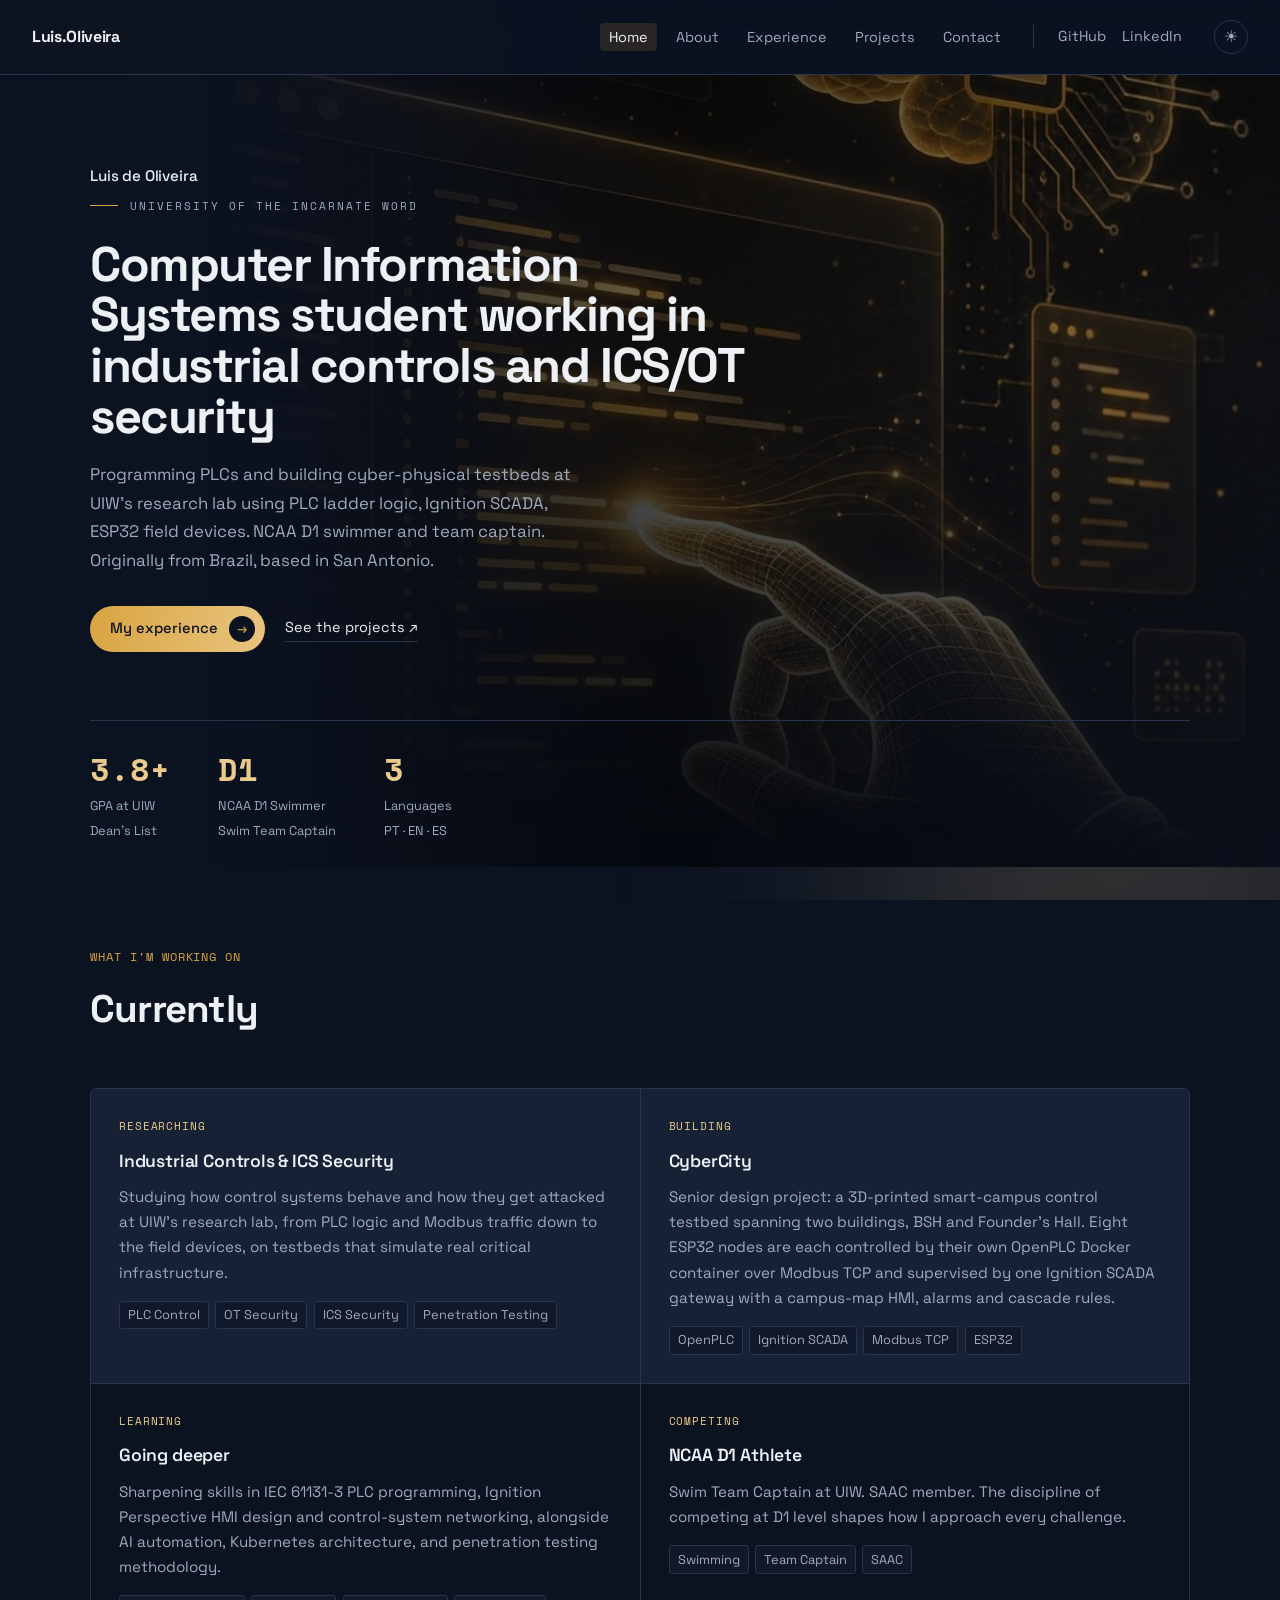
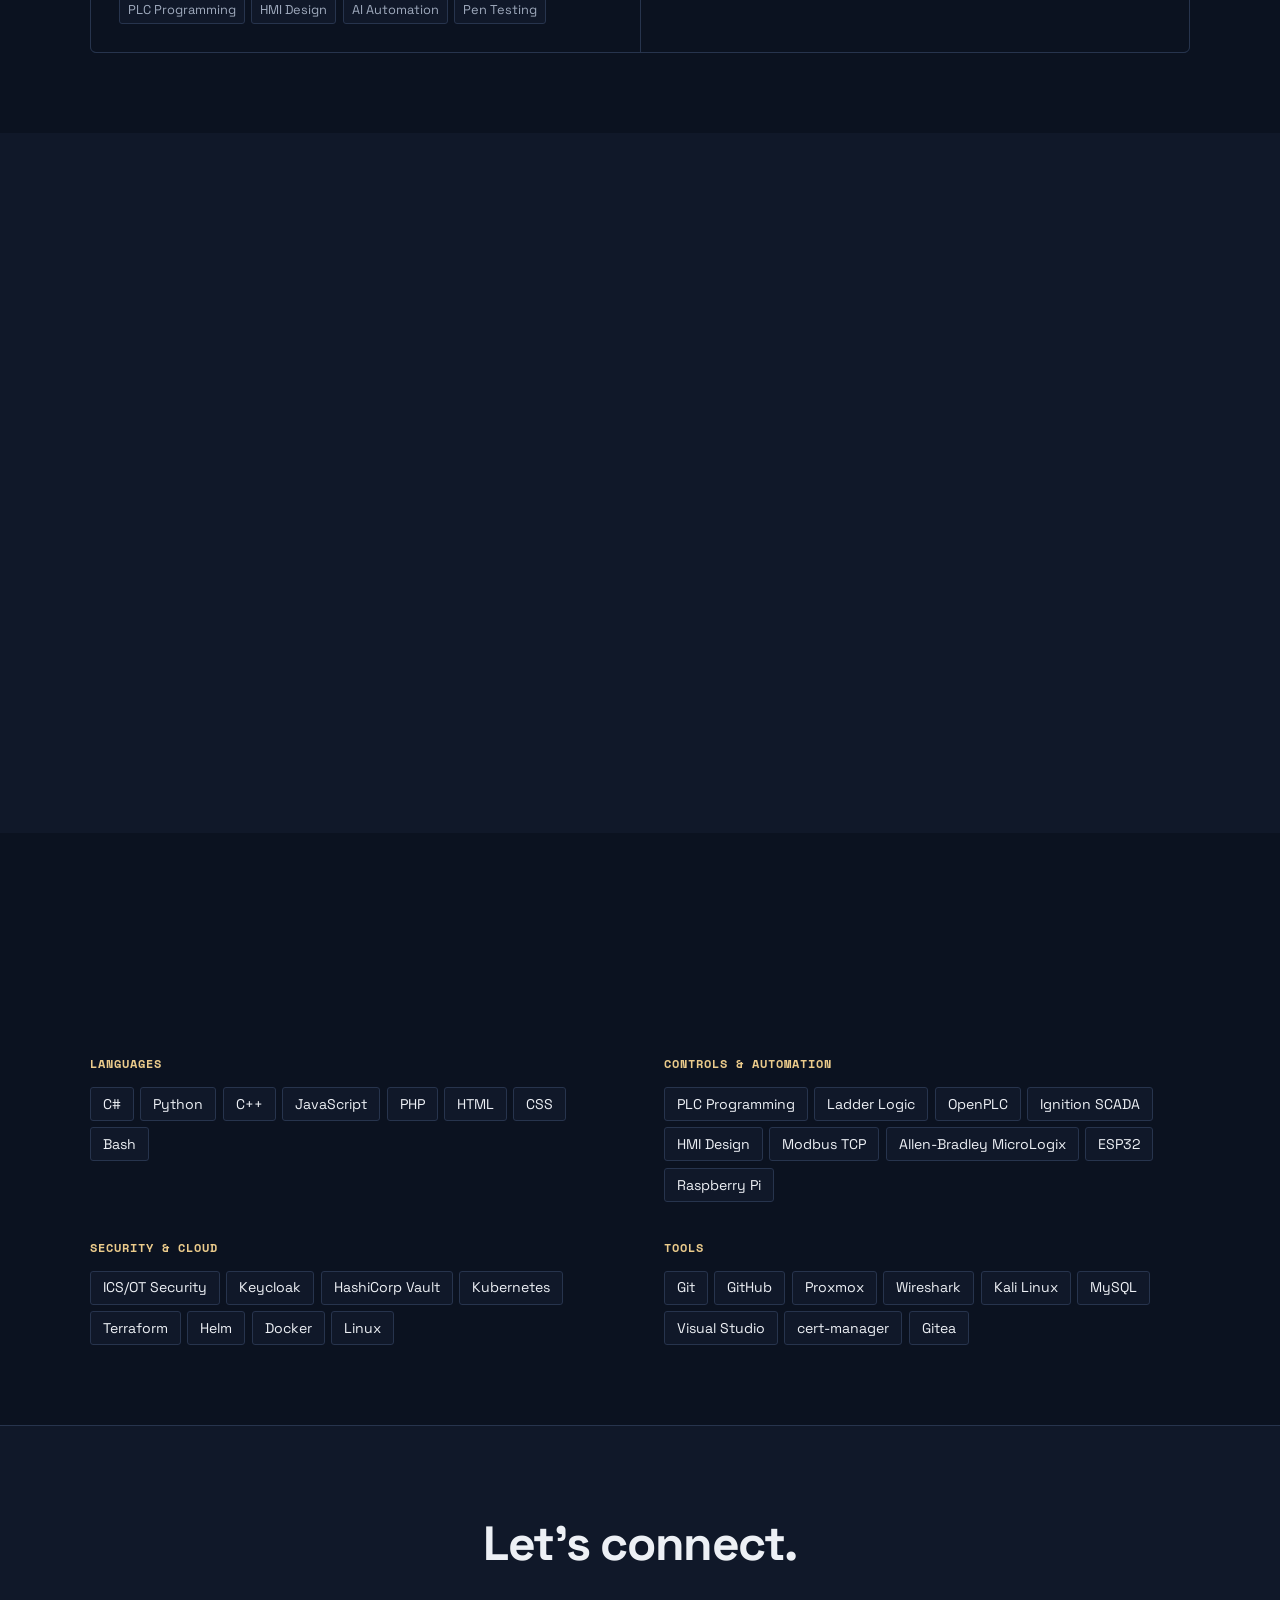
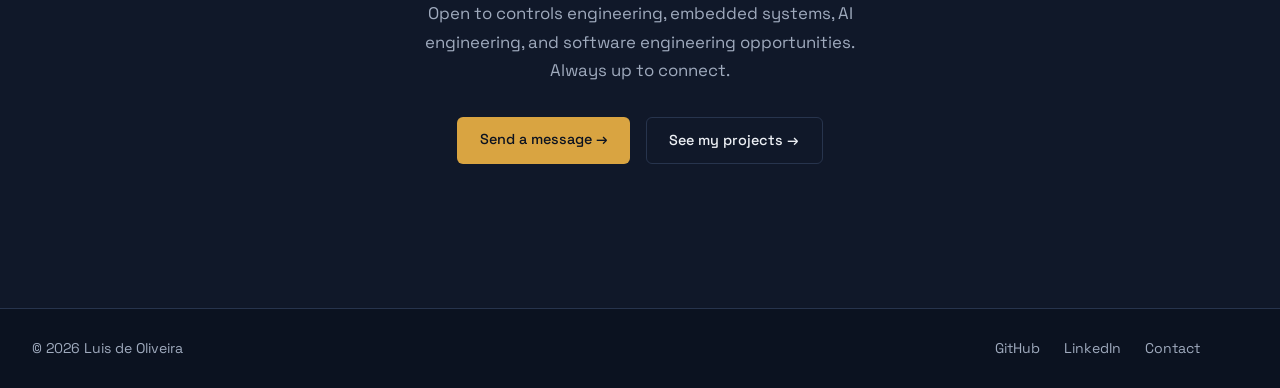
<file: index.html>
<!DOCTYPE html>
<html lang="en">
<head>
  <meta charset="UTF-8" />
  <meta name="viewport" content="width=device-width, initial-scale=1.0" />
  <meta name="description" content="Luis de Oliveira — industrial controls and ICS/OT security researcher at UIW. PLC programming, SCADA/HMI, Modbus TCP. NCAA D1 swimmer." />
  <link rel="canonical" href="https://www.lfoliveira.com/" />
  <meta property="og:type" content="website" />
  <meta property="og:title" content="Luis de Oliveira" />
  <meta property="og:description" content="Luis de Oliveira — industrial controls and ICS/OT security researcher at UIW. PLC programming, SCADA/HMI, Modbus TCP. NCAA D1 swimmer." />
  <meta property="og:url" content="https://www.lfoliveira.com/" />
  <meta property="og:image" content="https://www.lfoliveira.com/assets/images/hero-bg.jpg" />
  <meta name="twitter:card" content="summary_large_image" />
  <title>Luis de Oliveira</title>
  <link rel="preconnect" href="https://fonts.googleapis.com">
  <link rel="preconnect" href="https://fonts.gstatic.com" crossorigin>
  <link href="https://fonts.googleapis.com/css2?family=Space+Grotesk:wght@300;400;500;700&family=Space+Mono:wght@400;700&display=swap" rel="stylesheet">
  <link rel="stylesheet" href="styles/main.css" />
  <link rel="icon" href="assets/icons/favicon.ico" sizes="any">
  <link rel="icon" type="image/png" sizes="32x32" href="assets/icons/favicon-32x32.png">
  <link rel="icon" type="image/png" sizes="16x16" href="assets/icons/favicon-16x16.png">
  <link rel="apple-touch-icon" href="assets/icons/apple-touch-icon.png">
  <link rel="icon" type="image/png" sizes="192x192" href="assets/icons/android-chrome-192x192.png">
</head>
<body>

  <nav class="nav" data-nav></nav>

  <!-- Hero -->
  <section class="hero hero--feature">
    <img class="hero__photo" src="assets/images/hero-bg.jpg" alt="" aria-hidden="true"
         width="1200" height="1500" fetchpriority="high" decoding="async" />
    <div class="hero__scrim" aria-hidden="true"></div>

    <div class="hero__inner">
      <div class="hero__copy">
        <p class="hero__name">Luis de Oliveira</p>
        <p class="hero__eyebrow">University of the Incarnate Word</p>
        <h1 class="hero__headline">Computer Information Systems student working in industrial controls and ICS/OT security</h1>
        <p class="hero__lede">Programming PLCs and building cyber-physical testbeds at UIW's research lab using PLC ladder logic, Ignition SCADA, ESP32 field devices. NCAA D1 swimmer and team captain. Originally from Brazil, based in San Antonio.</p>
        <div class="hero__actions">
          <a href="pages/experience.html" class="hero__pill">My experience <span class="hero__pill-arrow" aria-hidden="true">&rarr;</span></a>
          <a href="pages/projects.html" class="hero__textlink">See the projects &#8599;</a>
        </div>
      </div>
    </div>

    <div class="hero__stats">
      <div class="stat">
        <span class="stat__num">3.8+</span>
        <span class="stat__label">GPA at UIW<br>Dean's List</span>
      </div>
      <div class="stat">
        <span class="stat__num">D1</span>
        <span class="stat__label">NCAA D1 Swimmer<br>Swim Team Captain</span>
      </div>
      <div class="stat">
        <span class="stat__num">3</span>
        <span class="stat__label">Languages<br>PT · EN · ES</span>
      </div>
    </div>
  </section>

  <!-- Currently -->
  <section class="section">
    <div class="section__inner">
      <p class="section__eyebrow">What I'm working on</p>
      <h2 class="section__title shape-blur-wrap">
        Currently
        <span class="shape-blur" aria-hidden="true"></span>
      </h2>
      <div class="current__grid">
        <div class="current__item current__item--active">
          <span class="current__status">Researching</span>
          <h3>Industrial Controls & ICS Security</h3>
          <p>Studying how control systems behave and how they get attacked at UIW's research lab, from PLC logic and Modbus traffic down to the field devices, on testbeds that simulate real critical infrastructure.</p>
          <div class="current__tags">
            <span>PLC Control</span><span>OT Security</span><span>ICS Security</span><span>Penetration Testing</span>
          </div>
        </div>
        <div class="current__item current__item--active">
          <span class="current__status">Building</span>
          <h3>CyberCity</h3>
          <p>Senior design project: a 3D-printed smart-campus control testbed spanning two buildings, BSH and Founder's Hall. Eight ESP32 nodes are each controlled by their own OpenPLC Docker container over Modbus TCP and supervised by one Ignition SCADA gateway with a campus-map HMI, alarms and cascade rules.</p>
          <div class="current__tags">
            <span>OpenPLC</span><span>Ignition SCADA</span><span>Modbus TCP</span><span>ESP32</span>
          </div>
        </div>
        <div class="current__item">
          <span class="current__status">Learning</span>
          <h3>Going deeper</h3>
          <p>Sharpening skills in IEC 61131-3 PLC programming, Ignition Perspective HMI design and control-system networking, alongside AI automation, Kubernetes architecture, and penetration testing methodology.</p>
          <div class="current__tags">
            <span>PLC Programming</span><span>HMI Design</span><span>AI Automation</span><span>Pen Testing</span>
          </div>
        </div>
        <div class="current__item">
          <span class="current__status">Competing</span>
          <h3>NCAA D1 Athlete</h3>
          <p>Swim Team Captain at UIW. SAAC member. The discipline of competing at D1 level shapes how I approach every challenge.</p>
          <div class="current__tags">
            <span>Swimming</span><span>Team Captain</span><span>SAAC</span>
          </div>
        </div>
      </div>
    </div>
  </section>

  <!-- Where I'm from — interactive globe (js/globe.js) -->
  <section class="section section--alt">
    <div class="section__inner globe-section" data-globe>
      <div class="globe-section__canvas">
        <canvas aria-label="Interactive globe showing Brazil and San Antonio, Texas, United States" role="img"></canvas>
      </div>
    </div>
  </section>

  <!-- Skills snapshot -->
  <section class="section">
    <div class="section__inner">
      <p class="section__eyebrow">What I work with</p>
      <h2 class="section__title">Skills</h2>
      <div class="skills__grid">
        <div class="skill__group">
          <h4>Languages</h4>
          <div class="current__tags skill__tags"><span>C#</span><span>Python</span><span>C++</span><span>JavaScript</span><span>PHP</span><span>HTML</span><span>CSS</span><span>Bash</span></div>
        </div>
        <div class="skill__group">
          <h4>Controls & Automation</h4>
          <div class="current__tags skill__tags"><span>PLC Programming</span><span>Ladder Logic</span><span>OpenPLC</span><span>Ignition SCADA</span><span>HMI Design</span><span>Modbus TCP</span><span>Allen-Bradley MicroLogix</span><span>ESP32</span><span>Raspberry Pi</span></div>
        </div>
        <div class="skill__group">
          <h4>Security & Cloud</h4>
          <div class="current__tags skill__tags"><span>ICS/OT Security</span><span>Keycloak</span><span>HashiCorp Vault</span><span>Kubernetes</span><span>Terraform</span><span>Helm</span><span>Docker</span><span>Linux</span></div>
        </div>
        <div class="skill__group">
          <h4>Tools</h4>
          <div class="current__tags skill__tags"><span>Git</span><span>GitHub</span><span>Proxmox</span><span>Wireshark</span><span>Kali Linux</span><span>MySQL</span><span>Visual Studio</span><span>cert-manager</span><span>Gitea</span></div>
        </div>
      </div>
    </div>
  </section>

  <!-- CTA -->
  <section class="section section--cta">
    <div class="section__inner section__inner--center">
      <h2>Let's connect.</h2>
      <p>Open to controls engineering, embedded systems, AI engineering, and software engineering opportunities. Always up to connect.</p>
      <div class="hero__cta">
        <a href="pages/contact.html" class="btn btn--primary">Send a message →</a>
        <a href="pages/projects.html" class="btn btn--ghost">See my projects →</a>
      </div>
    </div>
  </section>

  <footer class="footer" data-footer></footer>

  <script src="js/partials.js"></script>
  <script>
    renderNav('', 'index.html');
    renderFooter();
  </script>
  <script src="js/main.js"></script>
  <script src="js/globe.js"></script>
</body>
</html>
</file>
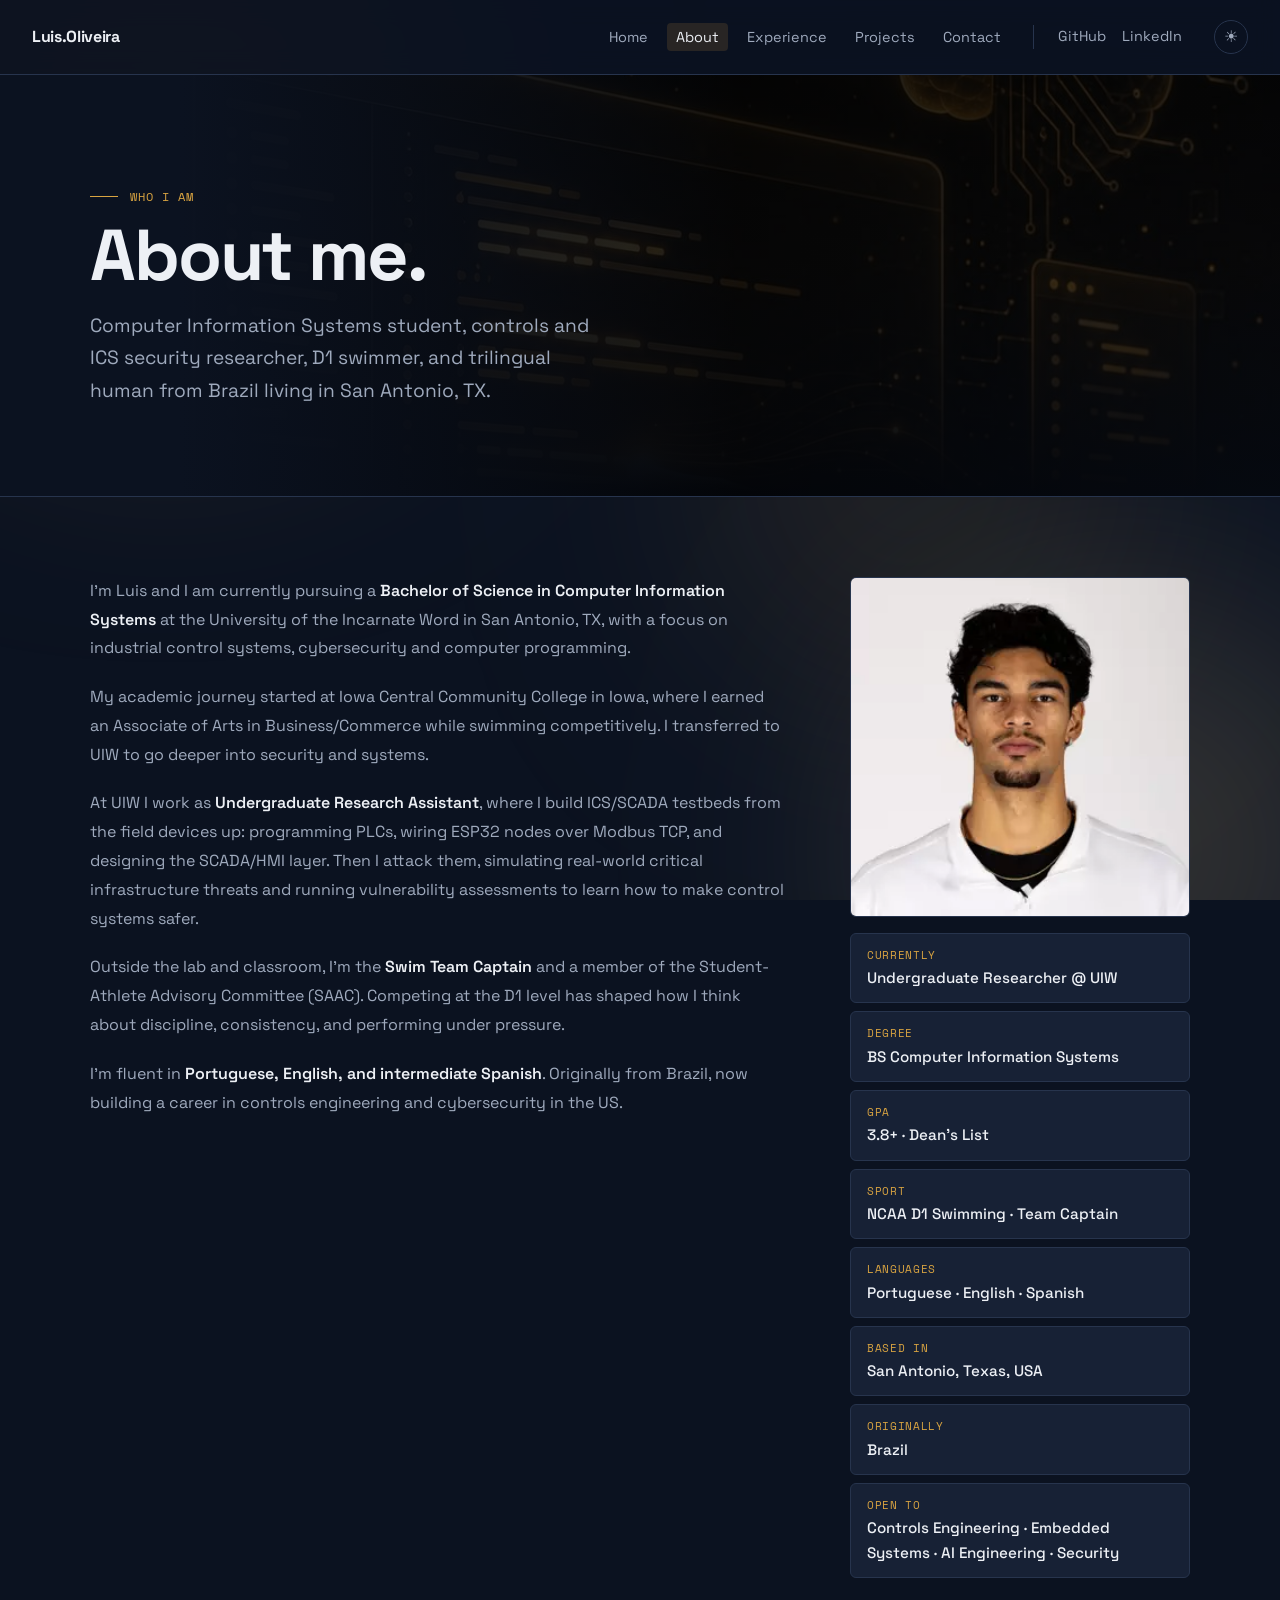
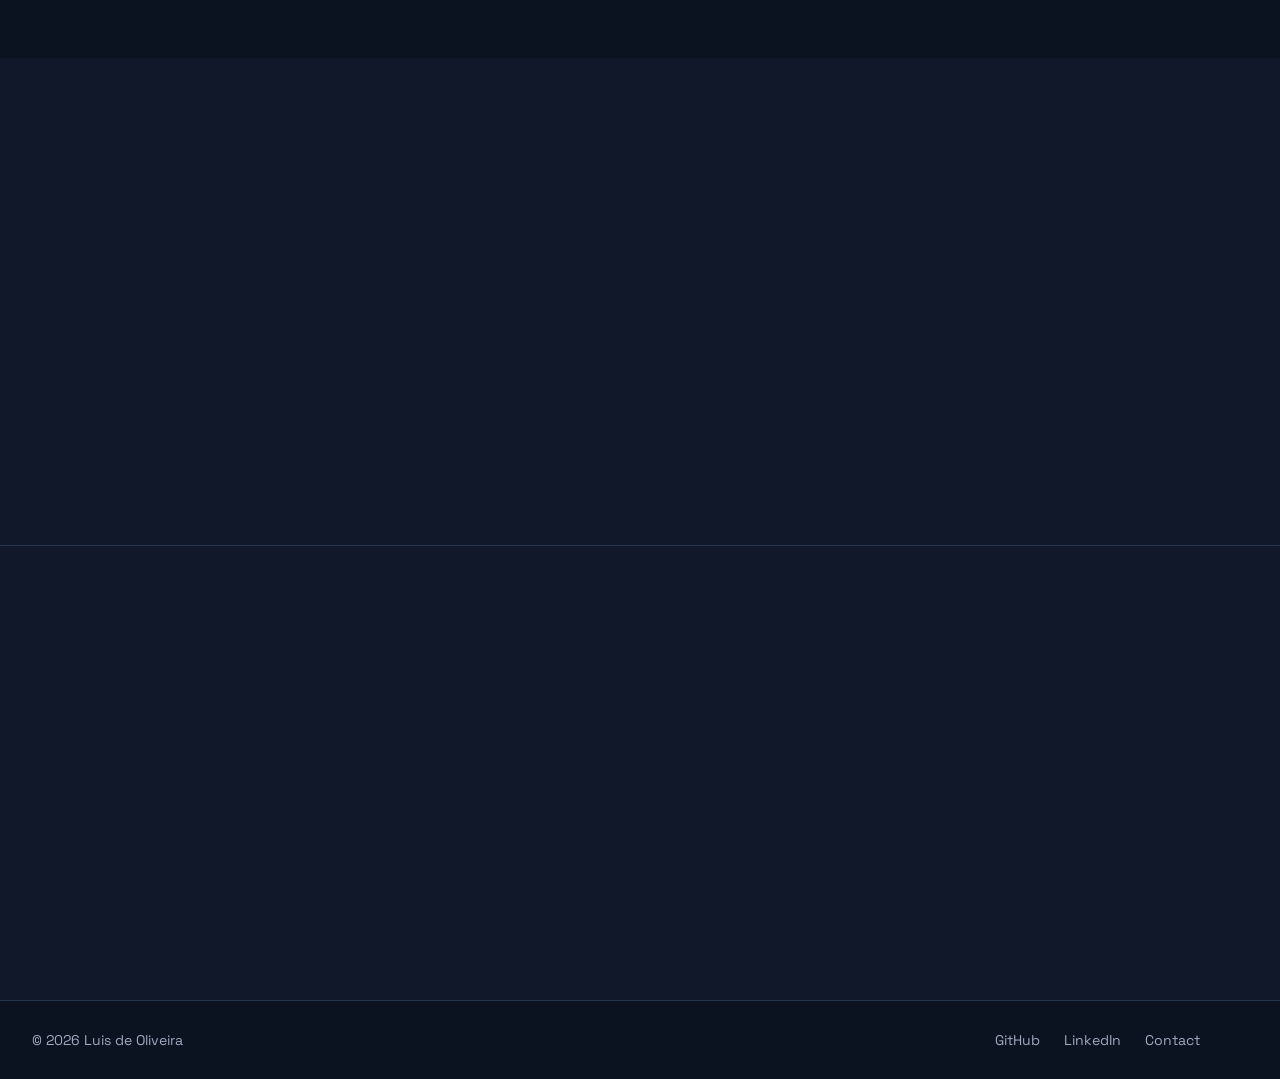
<file: pages/about.html>
<!DOCTYPE html>
<html lang="en">
<head>
  <meta charset="UTF-8" />
  <meta name="viewport" content="width=device-width, initial-scale=1.0" />
  <meta name="description" content="About Luis de Oliveira: Computer Information Systems student at UIW, industrial controls and ICS security researcher, NCAA D1 swim team captain, originally from Brazil." />
  <link rel="canonical" href="https://www.lfoliveira.com/pages/about" />
  <meta property="og:type" content="website" />
  <meta property="og:title" content="Luis de Oliveira — About" />
  <meta property="og:description" content="About Luis de Oliveira: Computer Information Systems student at UIW, industrial controls and ICS security researcher, NCAA D1 swim team captain, originally from Brazil." />
  <meta property="og:url" content="https://www.lfoliveira.com/pages/about" />
  <meta property="og:image" content="https://www.lfoliveira.com/assets/images/hero-bg.jpg" />
  <meta name="twitter:card" content="summary_large_image" />
  <title>Luis de Oliveira — About</title>
  <link rel="preconnect" href="https://fonts.googleapis.com">
  <link rel="preconnect" href="https://fonts.gstatic.com" crossorigin>
  <link href="https://fonts.googleapis.com/css2?family=Space+Grotesk:wght@300;400;500;700&family=Space+Mono:wght@400;700&display=swap" rel="stylesheet">
  <link rel="stylesheet" href="../styles/main.css" />
  <link rel="icon" href="../assets/icons/favicon.ico" sizes="any">
  <link rel="icon" type="image/png" sizes="32x32" href="../assets/icons/favicon-32x32.png">
  <link rel="icon" type="image/png" sizes="16x16" href="../assets/icons/favicon-16x16.png">
  <link rel="apple-touch-icon" href="../assets/icons/apple-touch-icon.png">
  <link rel="icon" type="image/png" sizes="192x192" href="../assets/icons/android-chrome-192x192.png">
</head>
<body>

  <nav class="nav" data-nav></nav>

  <!-- Page Hero -->
  <section class="page-hero page-hero--feature">
    <img class="hero__photo" src="../assets/images/hero-bg.jpg" alt="" aria-hidden="true"
         width="1200" height="1500" decoding="async" />
    <div class="hero__scrim" aria-hidden="true"></div>
    <div class="page-hero__inner">
      <p class="section__eyebrow">Who I am</p>
      <h1>About me.</h1>
      <p class="hero__sub">Computer Information Systems student, controls and ICS security researcher, D1 swimmer, and trilingual human from Brazil living in San Antonio, TX.</p>
    </div>
  </section>

  <!-- Bio -->
  <section class="section">
    <div class="section__inner section__inner--two-col about__layout">
      <!-- Reuses .hero__portrait so main.js gives it the reveal + cursor tilt. -->
      <figure class="hero__portrait about__portrait">
        <img class="hero__portrait-img about__portrait-img" src="../assets/images/luis-headshot.png"
             alt="Luis de Oliveira in a UIW Swimming &amp; Diving polo"
             width="300" height="400" decoding="async" />
      </figure>
      <div class="about__text">
        <p>I'm Luis and I am currently pursuing a <strong>Bachelor of Science in Computer Information Systems</strong> at the University of the Incarnate Word in San Antonio, TX, with a focus on industrial control systems, cybersecurity and computer programming.</p>
        <p>My academic journey started at Iowa Central Community College in Iowa, where I earned an Associate of Arts in Business/Commerce while swimming competitively. I transferred to UIW to go deeper into security and systems.</p>
        <p>At UIW I work as <strong>Undergraduate Research Assistant</strong>, where I build ICS/SCADA testbeds from the field devices up: programming PLCs, wiring ESP32 nodes over Modbus TCP, and designing the SCADA/HMI layer. Then I attack them, simulating real-world critical infrastructure threats and running vulnerability assessments to learn how to make control systems safer.</p>
        <p>Outside the lab and classroom, I'm the <strong>Swim Team Captain</strong> and a member of the Student-Athlete Advisory Committee (SAAC). Competing at the D1 level has shaped how I think about discipline, consistency, and performing under pressure.</p>
        <p>I'm fluent in <strong>Portuguese, English, and intermediate Spanish</strong>. Originally from Brazil, now building a career in controls engineering and cybersecurity in the US.</p>
      </div>
      <div class="about__facts">
        <div class="fact__card">
          <span class="fact__label">Currently</span>
          <span class="fact__value">Undergraduate Researcher @ UIW</span>
        </div>
        <div class="fact__card">
          <span class="fact__label">Degree</span>
          <span class="fact__value">BS Computer Information Systems</span>
        </div>
        <div class="fact__card">
          <span class="fact__label">GPA</span>
          <span class="fact__value">3.8+ · Dean's List</span>
        </div>
        <div class="fact__card">
          <span class="fact__label">Sport</span>
          <span class="fact__value">NCAA D1 Swimming · Team Captain</span>
        </div>
        <div class="fact__card">
          <span class="fact__label">Languages</span>
          <span class="fact__value">Portuguese · English · Spanish</span>
        </div>
        <div class="fact__card">
          <span class="fact__label">Based in</span>
          <span class="fact__value">San Antonio, Texas, USA</span>
        </div>
        <div class="fact__card">
          <span class="fact__label">Originally</span>
          <span class="fact__value">Brazil</span>
        </div>
        <div class="fact__card">
          <span class="fact__label">Open to</span>
          <span class="fact__value">Controls Engineering · Embedded Systems · AI Engineering · Security</span>
        </div>
      </div>
    </div>
  </section>

  <!-- Honors -->
  <section class="section section--alt">
    <div class="section__inner">
      <p class="section__eyebrow">Recognition</p>
      <h2 class="section__title">Honors & Activities</h2>
      <div class="honors__grid">
        <div class="honor__item">
          <span class="honor__icon"><svg viewBox="0 0 24 24" aria-hidden="true"><path d="M21.42 10.922a1 1 0 0 0-.019-1.838L12.83 5.18a2 2 0 0 0-1.66 0L2.6 9.08a1 1 0 0 0 0 1.832l8.57 3.908a2 2 0 0 0 1.66 0z"/><path d="M22 10v6"/><path d="M6 12.5V16a6 3 0 0 0 12 0v-3.5"/></svg></span>
          <h4>Dean's List</h4>
          <p>University of the Incarnate Word</p>
        </div>
        <div class="honor__item">
          <span class="honor__icon"><svg viewBox="0 0 24 24" aria-hidden="true"><path d="M2 6c.6.5 1.2 1 2.5 1C7 7 7 5 9.5 5c2.6 0 2.4 2 5 2 2.5 0 2.5-2 5-2 1.3 0 1.9.5 2.5 1"/><path d="M2 12c.6.5 1.2 1 2.5 1 2.5 0 2.5-2 5-2 2.6 0 2.4 2 5 2 2.5 0 2.5-2 5-2 1.3 0 1.9.5 2.5 1"/><path d="M2 18c.6.5 1.2 1 2.5 1 2.5 0 2.5-2 5-2 2.6 0 2.4 2 5 2 2.5 0 2.5-2 5-2 1.3 0 1.9.5 2.5 1"/></svg></span>
          <h4>Swim Team Captain</h4>
          <p>NCAA D1 · UIW Cardinals</p>
        </div>
        <div class="honor__item">
          <span class="honor__icon"><svg viewBox="0 0 24 24" aria-hidden="true"><path d="M3 22h18"/><path d="M6 18v-7"/><path d="M10 18v-7"/><path d="M14 18v-7"/><path d="M18 18v-7"/><path d="M12 2l8 5H4z"/></svg></span>
          <h4>SAAC Member</h4>
          <p>Student-Athlete Advisory Committee · NCAA</p>
        </div>
        <div class="honor__item">
          <span class="honor__icon"><svg viewBox="0 0 24 24" aria-hidden="true"><path d="M12 2l3.09 6.26L22 9.27l-5 4.87 1.18 6.88L12 17.77l-6.18 3.25L7 14.14 2 9.27l6.91-1.01z"/></svg></span>
          <h4>NSLS Member</h4>
          <p>National Society of Leadership and Success</p>
        </div>
        <div class="honor__item">
          <span class="honor__icon"><svg viewBox="0 0 24 24" aria-hidden="true"><path d="M17.5 19H9a7 7 0 1 1 6.71-9h1.79a4.5 4.5 0 1 1 0 9Z"/></svg></span>
          <h4>Google Cloud Skill</h4>
          <p>Set Up an App Dev Environment on Google Cloud</p>
        </div>
      </div>
    </div>
  </section>

  <!-- CTA -->
  <section class="section section--cta">
    <div class="section__inner section__inner--center">
      <h2>Want to work together?</h2>
      <p>I'm open to controls engineering, embedded systems, AI engineering, and security roles and collaborations.</p>
      <div class="hero__cta">
        <a href="contact.html" class="btn btn--primary">Get in touch →</a>
        <a href="experience.html" class="btn btn--ghost">See my experience</a>
      </div>
    </div>
  </section>

  <footer class="footer" data-footer></footer>

  <script src="../js/partials.js"></script>
  <script>
    renderNav('../', 'pages/about.html');
    renderFooter();
  </script>
  <script src="../js/main.js"></script>
</body>
</html>
</file>
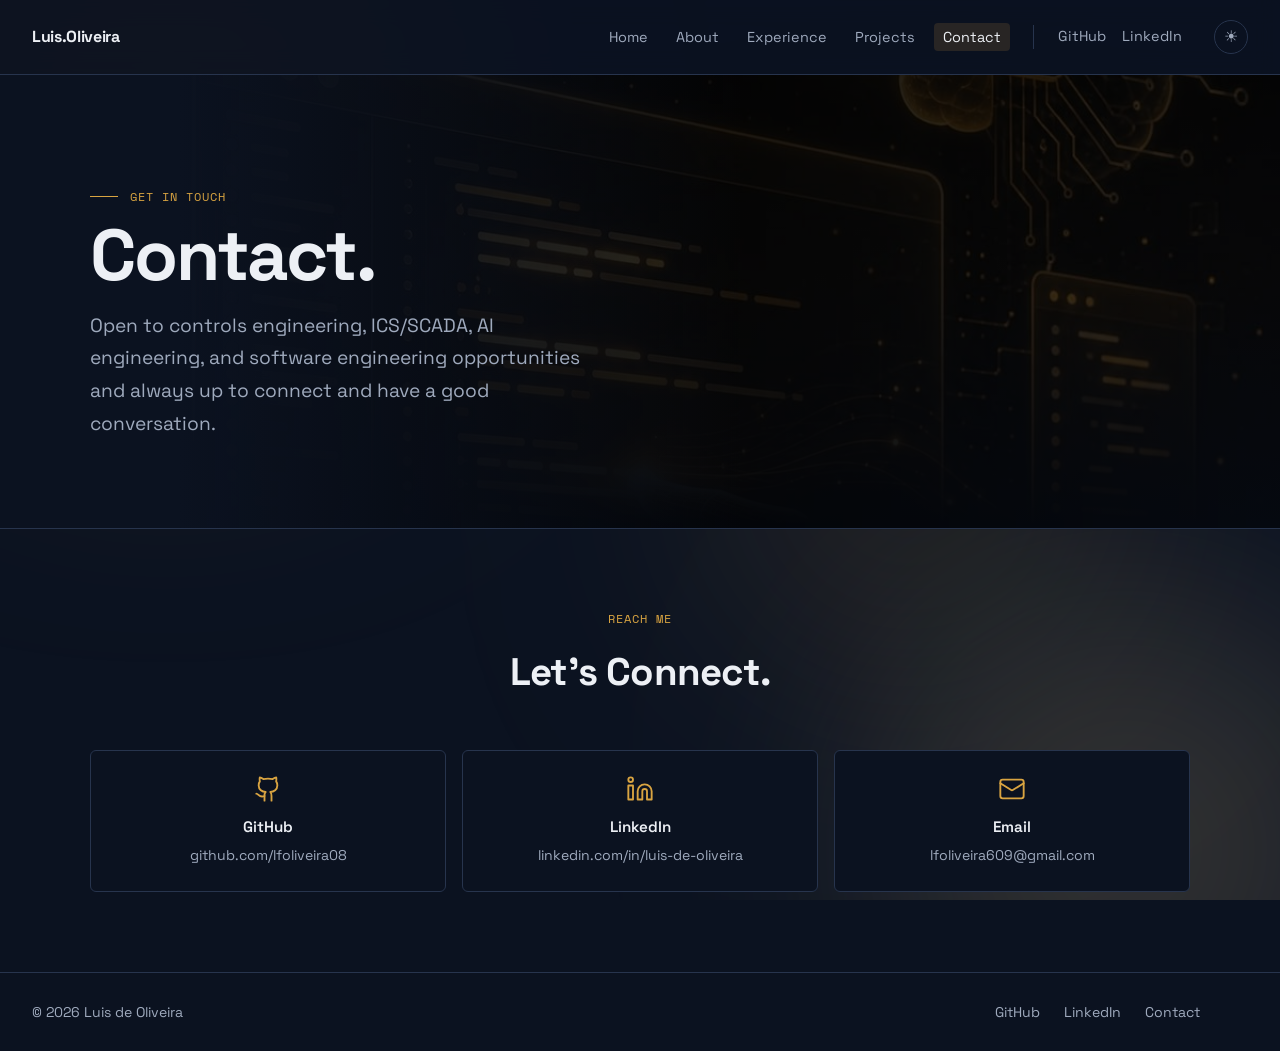
<file: pages/contact.html>
<!DOCTYPE html>
<html lang="en">
<head>
  <meta charset="UTF-8" />
  <meta name="viewport" content="width=device-width, initial-scale=1.0" />
  <meta name="description" content="Contact Luis de Oliveira by email, GitHub or LinkedIn. Open to controls engineering, ICS/SCADA, AI engineering and software engineering opportunities." />
  <link rel="canonical" href="https://www.lfoliveira.com/pages/contact" />
  <meta property="og:type" content="website" />
  <meta property="og:title" content="Luis de Oliveira — Contact" />
  <meta property="og:description" content="Contact Luis de Oliveira by email, GitHub or LinkedIn. Open to controls engineering, ICS/SCADA, AI engineering and software engineering opportunities." />
  <meta property="og:url" content="https://www.lfoliveira.com/pages/contact" />
  <meta property="og:image" content="https://www.lfoliveira.com/assets/images/hero-bg.jpg" />
  <meta name="twitter:card" content="summary_large_image" />
  <title>Luis de Oliveira — Contact</title>
  <link rel="preconnect" href="https://fonts.googleapis.com">
  <link rel="preconnect" href="https://fonts.gstatic.com" crossorigin>
  <link href="https://fonts.googleapis.com/css2?family=Space+Grotesk:wght@300;400;500;700&family=Space+Mono:wght@400;700&display=swap" rel="stylesheet">
  <link rel="stylesheet" href="../styles/main.css" />
  <link rel="icon" href="../assets/icons/favicon.ico" sizes="any">
  <link rel="icon" type="image/png" sizes="32x32" href="../assets/icons/favicon-32x32.png">
  <link rel="icon" type="image/png" sizes="16x16" href="../assets/icons/favicon-16x16.png">
  <link rel="apple-touch-icon" href="../assets/icons/apple-touch-icon.png">
  <link rel="icon" type="image/png" sizes="192x192" href="../assets/icons/android-chrome-192x192.png">
</head>
<body>

  <nav class="nav" data-nav></nav>

  <!-- Page Hero -->
  <section class="page-hero page-hero--feature">
    <img class="hero__photo" src="../assets/images/hero-bg.jpg" alt="" aria-hidden="true"
         width="1200" height="1500" decoding="async" />
    <div class="hero__scrim" aria-hidden="true"></div>
    <div class="page-hero__inner">
      <p class="section__eyebrow">Get in touch</p>
      <h1>Contact.</h1>
      <p class="hero__sub">Open to controls engineering, ICS/SCADA, AI engineering, and software engineering opportunities and always up to connect and have a good conversation.</p>
    </div>
  </section>
  <section class="section">
    <div class="section__inner section__inner--center">
      <p class="section__eyebrow">Reach me</p>
      <h2 class="section__title">Let's Connect.</h2>
      <div class="honors__grid">
        <div class="honor__item">
          <span class="honor__icon"><svg viewBox="0 0 24 24" aria-hidden="true"><path d="M15 22v-4a4.8 4.8 0 0 0-1-3.5c3 0 6-2 6-5.5.08-1.25-.27-2.48-1-3.5.28-1.15.28-2.35 0-3.5 0 0-1 0-3 1.5-2.64-.5-5.36-.5-8 0C6 2 5 2 5 2c-.3 1.15-.3 2.35 0 3.5A5.403 5.403 0 0 0 4 9c0 3.5 3 5.5 6 5.5-.39.49-.68 1.05-.85 1.65-.17.6-.22 1.23-.15 1.85v4"/><path d="M9 18c-4.51 2-5-2-7-2"/></svg></span>
          <h4>GitHub</h4>
          <p><a href="https://github.com/lfoliveira08" target="_blank" rel="noopener">github.com/lfoliveira08</a></p>
        </div>
        <div class="honor__item">
          <span class="honor__icon"><svg viewBox="0 0 24 24" aria-hidden="true"><path d="M16 8a6 6 0 0 1 6 6v7h-4v-7a2 2 0 0 0-4 0v7h-4v-7a6 6 0 0 1 6-6z"/><path d="M2 9h4v12H2z"/><circle cx="4" cy="4" r="2"/></svg></span>
          <h4>LinkedIn</h4>
          <p><a href="https://www.linkedin.com/in/luis-de-oliveira" target="_blank" rel="noopener">linkedin.com/in/luis-de-oliveira</a></p>
        </div>
        <div class="honor__item">
          <span class="honor__icon"><svg viewBox="0 0 24 24" aria-hidden="true"><rect width="20" height="16" x="2" y="4" rx="2"/><path d="m22 7-8.97 5.7a1.94 1.94 0 0 1-2.06 0L2 7"/></svg></span>
          <h4>Email</h4>
          <p><a href="mailto:lfoliveira609@gmail.com">lfoliveira609@gmail.com</a></p>
        </div>
      </div>
    </div>
  </section>

  <footer class="footer" data-footer></footer>

  <script src="../js/partials.js"></script>
  <script>
    renderNav('../', 'pages/contact.html');
    renderFooter();
  </script>
  <script src="../js/main.js"></script>
</body>
</html>
</file>
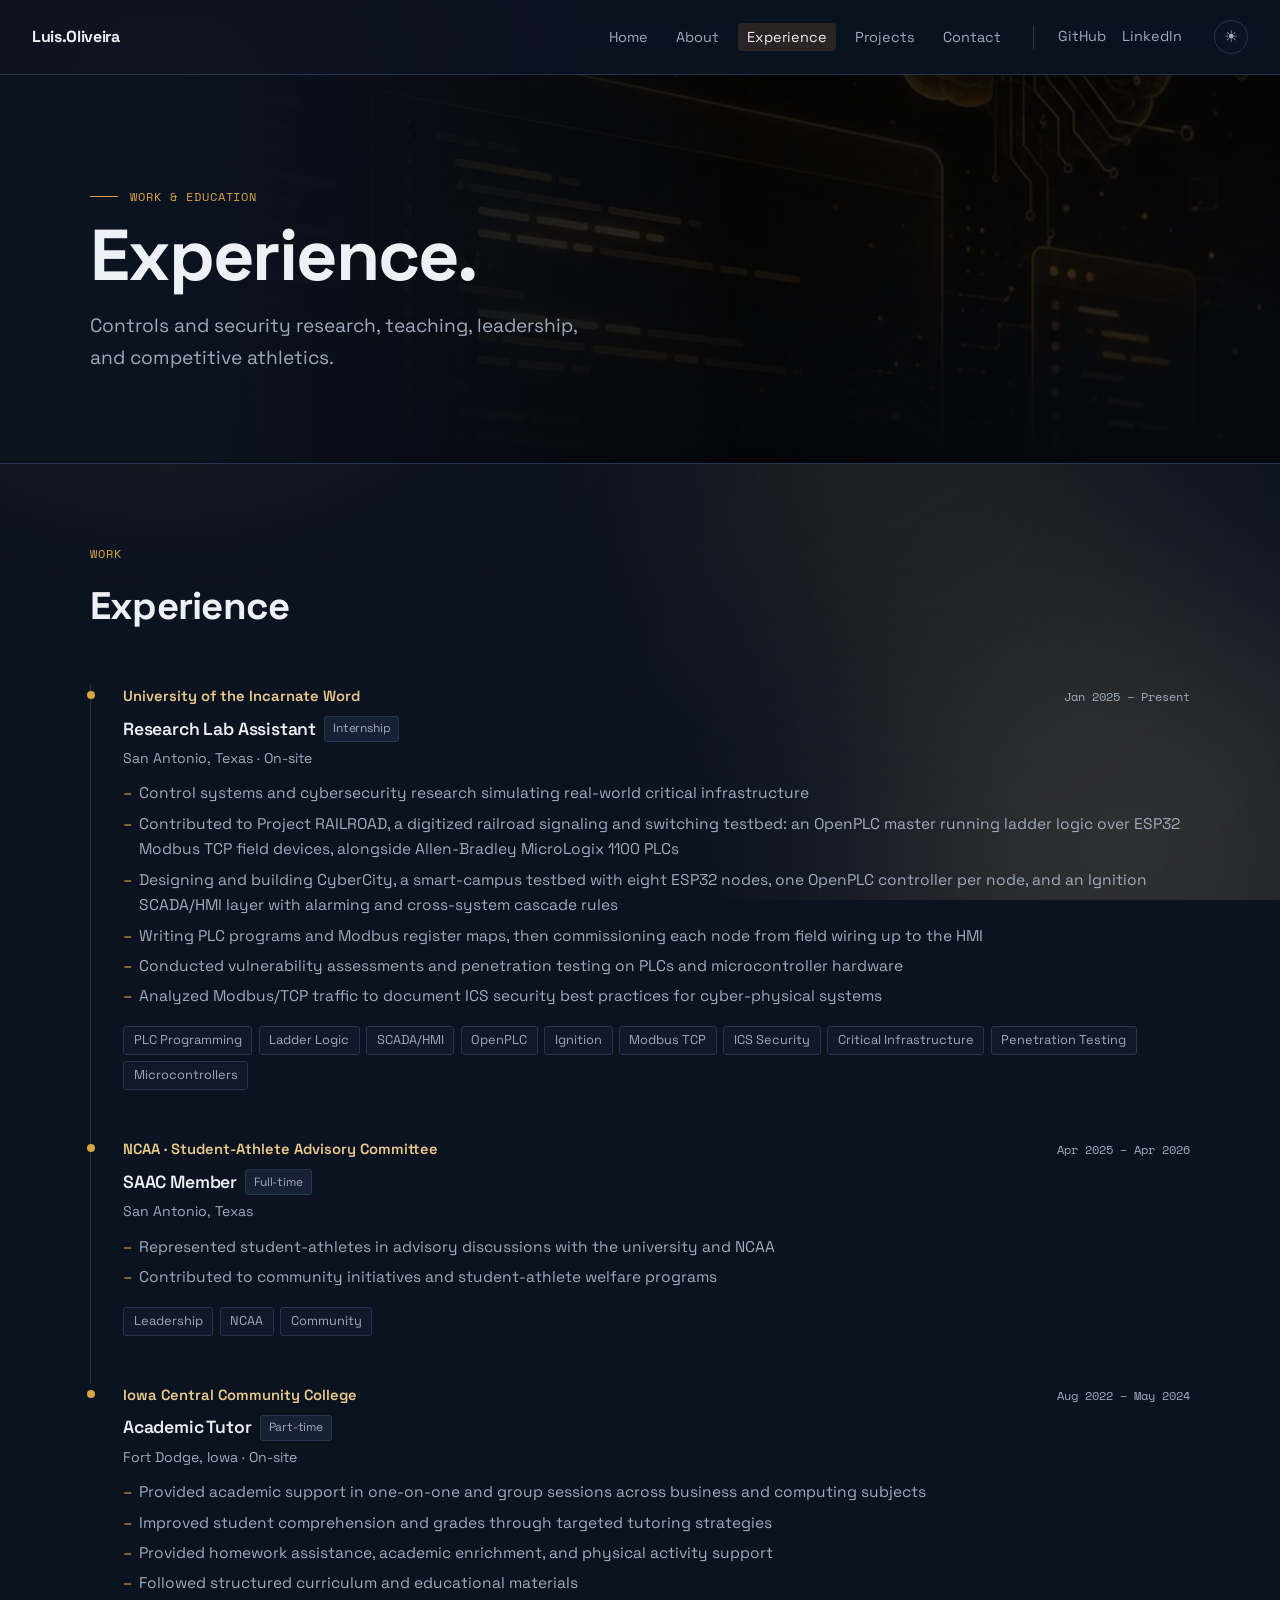
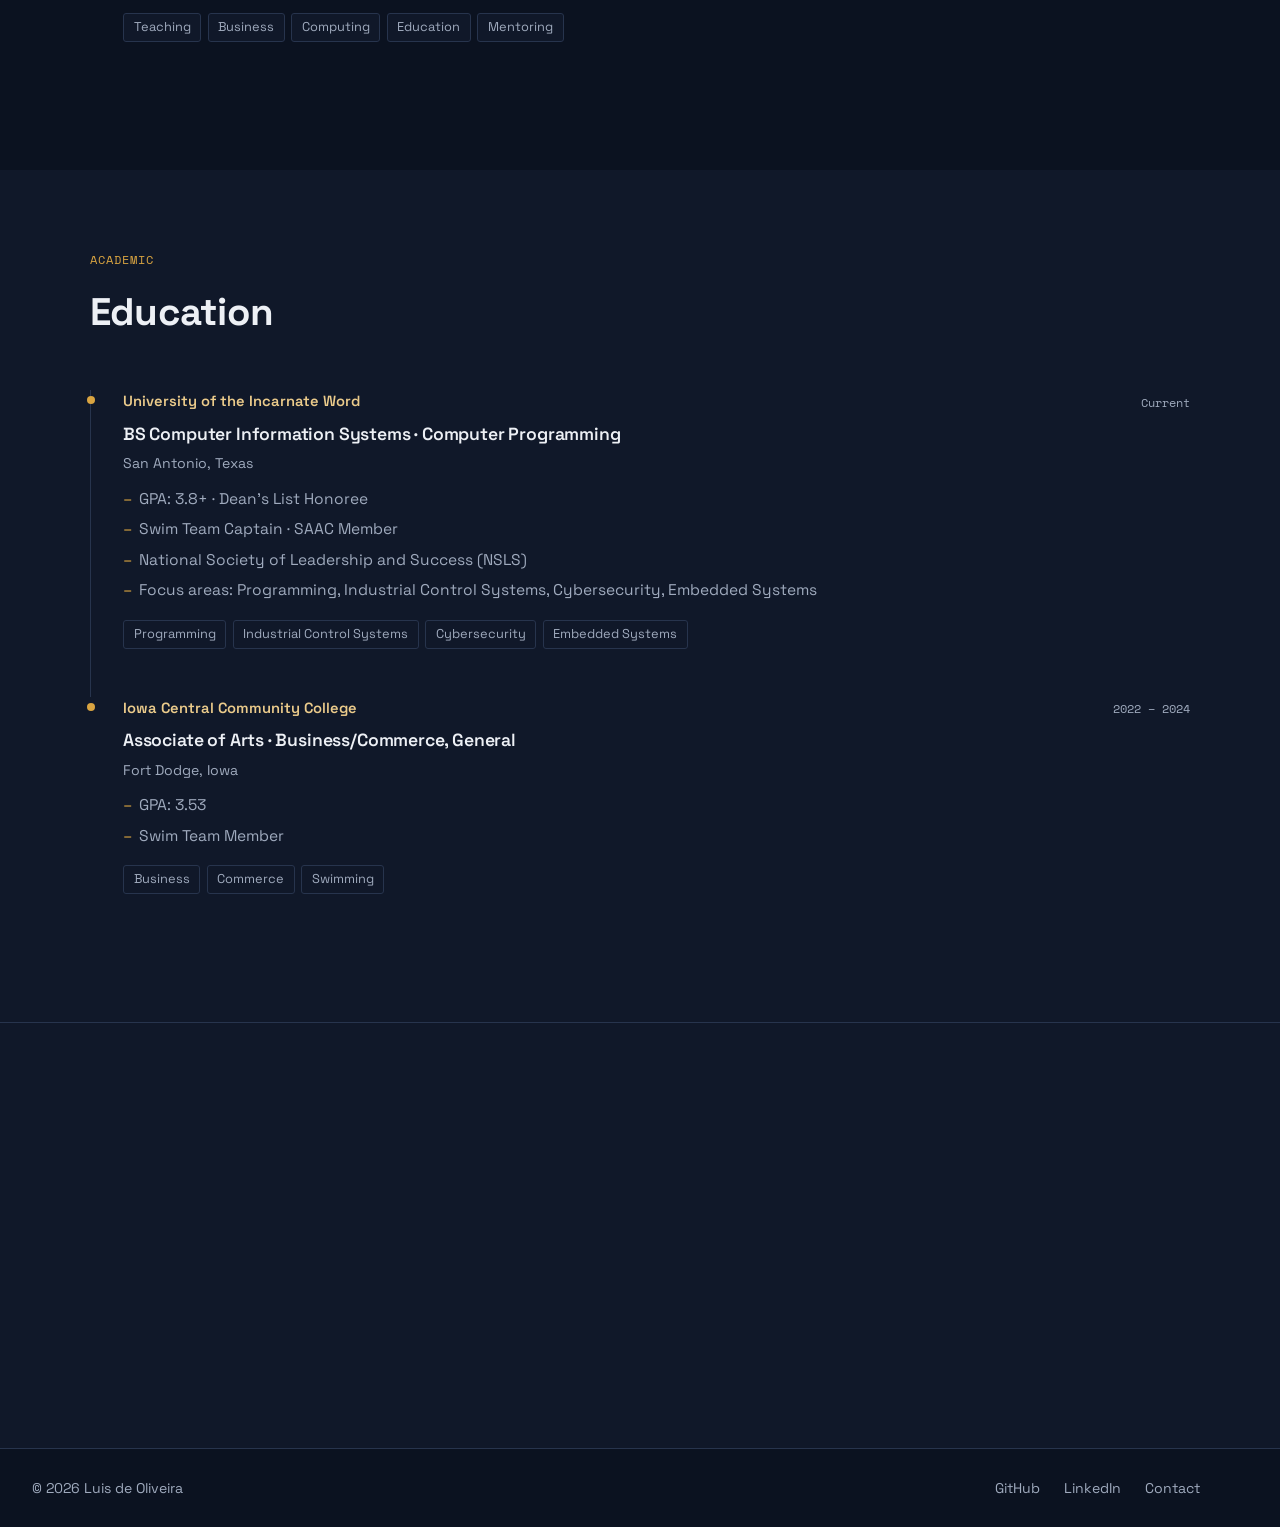
<file: pages/experience.html>
<!DOCTYPE html>
<html lang="en">
<head>
  <meta charset="UTF-8" />
  <meta name="viewport" content="width=device-width, initial-scale=1.0" />
  <meta name="description" content="Experience and education of Luis de Oliveira: controls and ICS security research at UIW, PLC programming, SCADA/HMI, tutoring and NCAA D1 athletics." />
  <link rel="canonical" href="https://www.lfoliveira.com/pages/experience" />
  <meta property="og:type" content="website" />
  <meta property="og:title" content="Luis de Oliveira — Experience" />
  <meta property="og:description" content="Experience and education of Luis de Oliveira: controls and ICS security research at UIW, PLC programming, SCADA/HMI, tutoring and NCAA D1 athletics." />
  <meta property="og:url" content="https://www.lfoliveira.com/pages/experience" />
  <meta property="og:image" content="https://www.lfoliveira.com/assets/images/hero-bg.jpg" />
  <meta name="twitter:card" content="summary_large_image" />
  <title>Luis de Oliveira — Experience</title>
  <link rel="preconnect" href="https://fonts.googleapis.com">
  <link rel="preconnect" href="https://fonts.gstatic.com" crossorigin>
  <link href="https://fonts.googleapis.com/css2?family=Space+Grotesk:wght@300;400;500;700&family=Space+Mono:wght@400;700&display=swap" rel="stylesheet">
  <link rel="stylesheet" href="../styles/main.css" />
  <link rel="icon" href="../assets/icons/favicon.ico" sizes="any">
  <link rel="icon" type="image/png" sizes="32x32" href="../assets/icons/favicon-32x32.png">
  <link rel="icon" type="image/png" sizes="16x16" href="../assets/icons/favicon-16x16.png">
  <link rel="apple-touch-icon" href="../assets/icons/apple-touch-icon.png">
  <link rel="icon" type="image/png" sizes="192x192" href="../assets/icons/android-chrome-192x192.png">
</head>
<body>

  <nav class="nav" data-nav></nav>

  <!-- Page Hero -->
  <section class="page-hero page-hero--feature">
    <img class="hero__photo" src="../assets/images/hero-bg.jpg" alt="" aria-hidden="true"
         width="1200" height="1500" decoding="async" />
    <div class="hero__scrim" aria-hidden="true"></div>
    <div class="page-hero__inner">
      <p class="section__eyebrow">Work & Education</p>
      <h1>Experience.</h1>
      <p class="hero__sub">Controls and security research, teaching, leadership, and competitive athletics.</p>
    </div>
  </section>

  <!-- Work Experience -->
  <section class="section">
    <div class="section__inner">
      <p class="section__eyebrow">Work</p>
      <h2 class="section__title">Experience</h2>

      <div class="timeline">

        <div class="timeline__item">
          <div class="timeline__meta">
            <span class="timeline__org">University of the Incarnate Word</span>
            <span class="timeline__date">Jan 2025 – Present</span>
          </div>
          <h3 class="timeline__role">Research Lab Assistant <span class="timeline__badge">Internship</span></h3>
          <p class="timeline__location">San Antonio, Texas · On-site</p>
          <ul class="timeline__bullets">
            <li>Control systems and cybersecurity research simulating real-world critical infrastructure</li>
            <li>Contributed to Project RAILROAD, a digitized railroad signaling and switching testbed: an OpenPLC master running ladder logic over ESP32 Modbus TCP field devices, alongside Allen-Bradley MicroLogix 1100 PLCs</li>
            <li>Designing and building CyberCity, a smart-campus testbed with eight ESP32 nodes, one OpenPLC controller per node, and an Ignition SCADA/HMI layer with alarming and cross-system cascade rules</li>
            <li>Writing PLC programs and Modbus register maps, then commissioning each node from field wiring up to the HMI</li>
            <li>Conducted vulnerability assessments and penetration testing on PLCs and microcontroller hardware</li>
            <li>Analyzed Modbus/TCP traffic to document ICS security best practices for cyber-physical systems</li>
          </ul>
          <div class="timeline__tags">
            <span>PLC Programming</span><span>Ladder Logic</span><span>SCADA/HMI</span><span>OpenPLC</span><span>Ignition</span><span>Modbus TCP</span><span>ICS Security</span><span>Critical Infrastructure</span><span>Penetration Testing</span><span>Microcontrollers</span>
          </div>
        </div>

        <div class="timeline__item">
          <div class="timeline__meta">
            <span class="timeline__org">NCAA · Student-Athlete Advisory Committee</span>
            <span class="timeline__date">Apr 2025 – Apr 2026</span>
          </div>
          <h3 class="timeline__role">SAAC Member <span class="timeline__badge">Full-time</span></h3>
          <p class="timeline__location">San Antonio, Texas</p>
          <ul class="timeline__bullets">
            <li>Represented student-athletes in advisory discussions with the university and NCAA</li>
            <li>Contributed to community initiatives and student-athlete welfare programs</li>
          </ul>
          <div class="timeline__tags">
            <span>Leadership</span><span>NCAA</span><span>Community</span>
          </div>
        </div>

        <div class="timeline__item">
          <div class="timeline__meta">
            <span class="timeline__org">Iowa Central Community College</span>
            <span class="timeline__date">Aug 2022 – May 2024</span>
          </div>
          <h3 class="timeline__role">Academic Tutor <span class="timeline__badge">Part-time</span></h3>
          <p class="timeline__location">Fort Dodge, Iowa · On-site</p>
          <ul class="timeline__bullets">
            <li>Provided academic support in one-on-one and group sessions across business and computing subjects</li>
            <li>Improved student comprehension and grades through targeted tutoring strategies</li>
            <li>Provided homework assistance, academic enrichment, and physical activity support</li>
            <li>Followed structured curriculum and educational materials</li>
          </ul>
          <div class="timeline__tags">
            <span>Teaching</span><span>Business</span><span>Computing</span><span>Education</span><span>Mentoring</span>
          </div>
        </div>

      </div>
    </div>
  </section>

  <!-- Education -->
  <section class="section section--alt">
    <div class="section__inner">
      <p class="section__eyebrow">Academic</p>
      <h2 class="section__title">Education</h2>

      <div class="timeline">

        <div class="timeline__item">
          <div class="timeline__meta">
            <span class="timeline__org">University of the Incarnate Word</span>
            <span class="timeline__date">Current</span>
          </div>
          <h3 class="timeline__role">BS Computer Information Systems · Computer Programming</h3>
          <p class="timeline__location">San Antonio, Texas</p>
          <ul class="timeline__bullets">
            <li>GPA: 3.8+ · Dean's List Honoree</li>
            <li>Swim Team Captain · SAAC Member</li>
            <li>National Society of Leadership and Success (NSLS)</li>
            <li>Focus areas: Programming, Industrial Control Systems, Cybersecurity, Embedded Systems</li>
          </ul>
          <div class="timeline__tags">
            <span>Programming</span><span>Industrial Control Systems</span><span>Cybersecurity</span><span>Embedded Systems</span>
          </div>
        </div>

        <div class="timeline__item">
          <div class="timeline__meta">
            <span class="timeline__org">Iowa Central Community College</span>
            <span class="timeline__date">2022 – 2024</span>
          </div>
          <h3 class="timeline__role">Associate of Arts · Business/Commerce, General</h3>
          <p class="timeline__location">Fort Dodge, Iowa</p>
          <ul class="timeline__bullets">
            <li>GPA: 3.53</li>
            <li>Swim Team Member</li>
          </ul>
          <div class="timeline__tags">
            <span>Business</span><span>Commerce</span><span>Swimming</span>
          </div>
        </div>

      </div>
    </div>
  </section>

  <section class="section section--cta">
    <div class="section__inner section__inner--center">
      <h2>See what I've built.</h2>
      <p>Check out my projects or get in touch directly.</p>
      <div class="hero__cta">
        <a href="projects.html" class="btn btn--primary">View projects →</a>
        <a href="contact.html" class="btn btn--ghost">Contact me</a>
      </div>
    </div>
  </section>

  <footer class="footer" data-footer></footer>

  <script src="../js/partials.js"></script>
  <script>
    renderNav('../', 'pages/experience.html');
    renderFooter();
  </script>
  <script src="../js/main.js"></script>
</body>
</html>
</file>
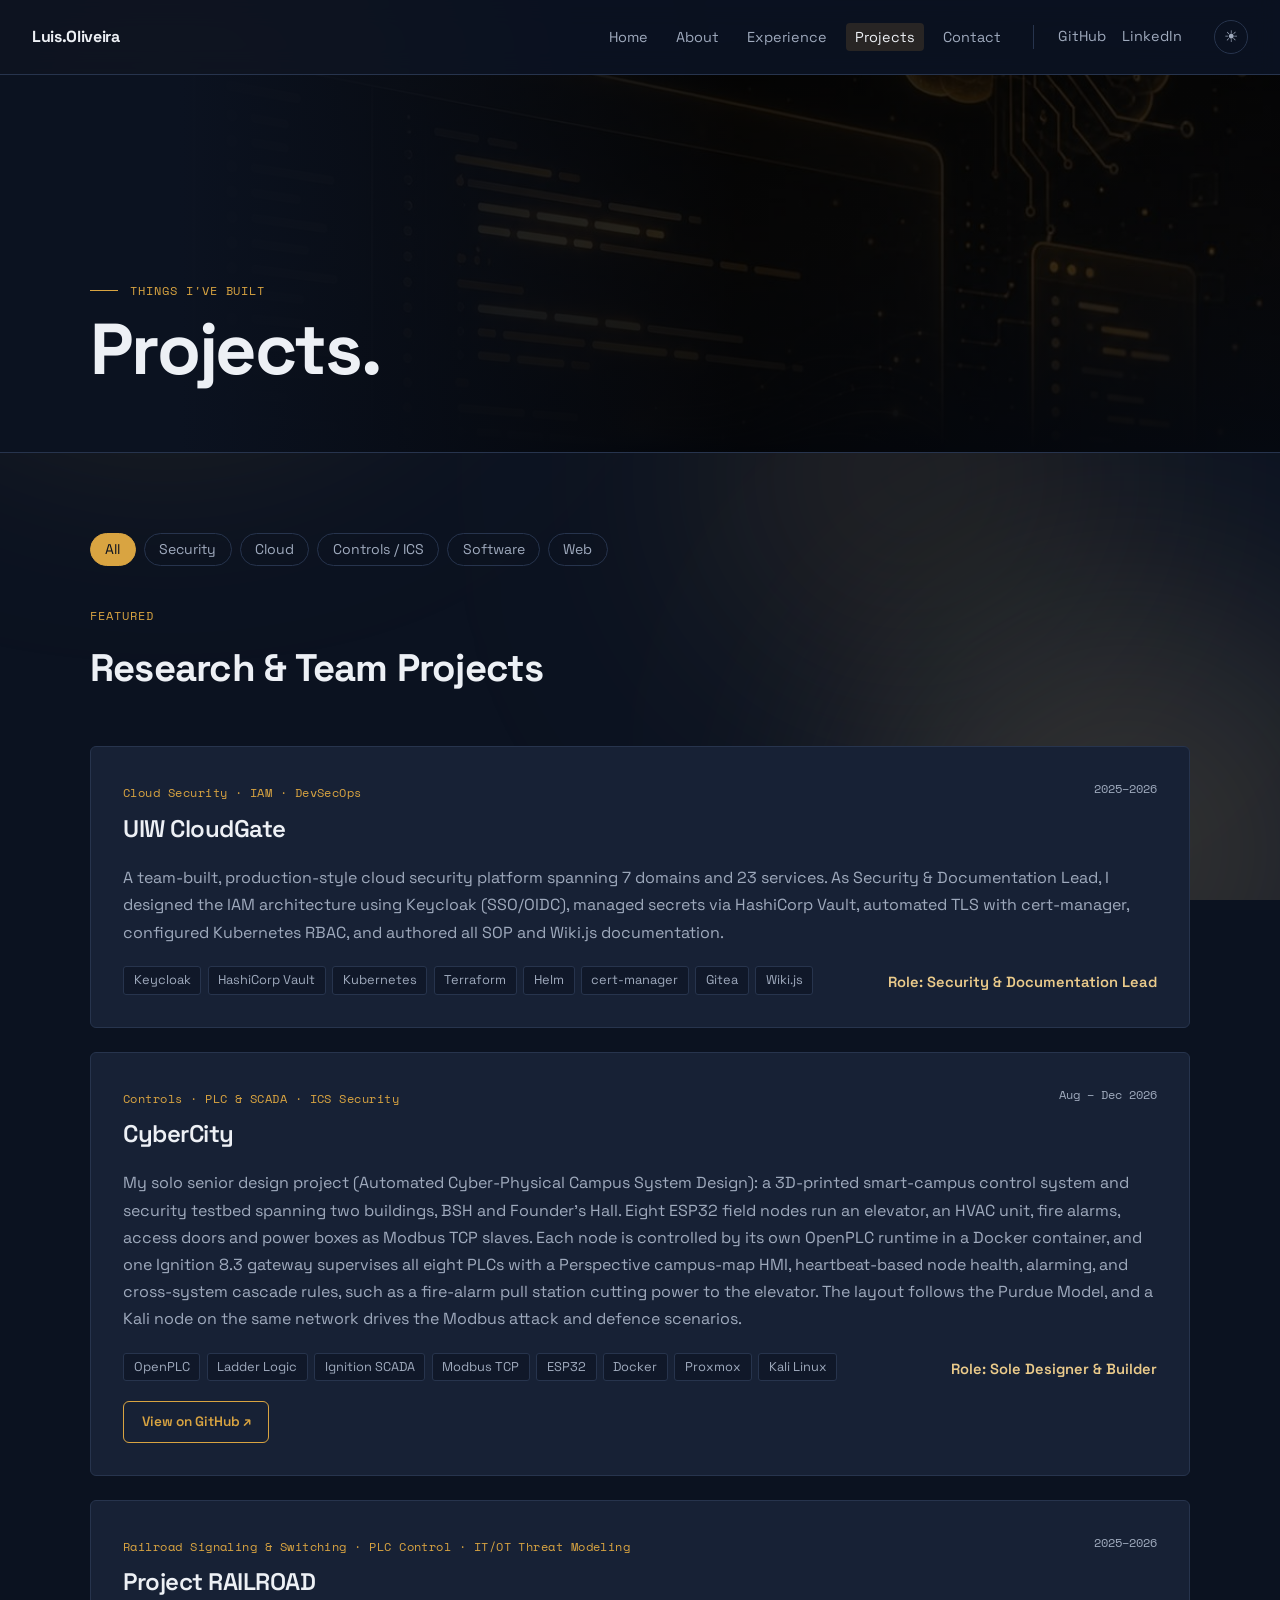
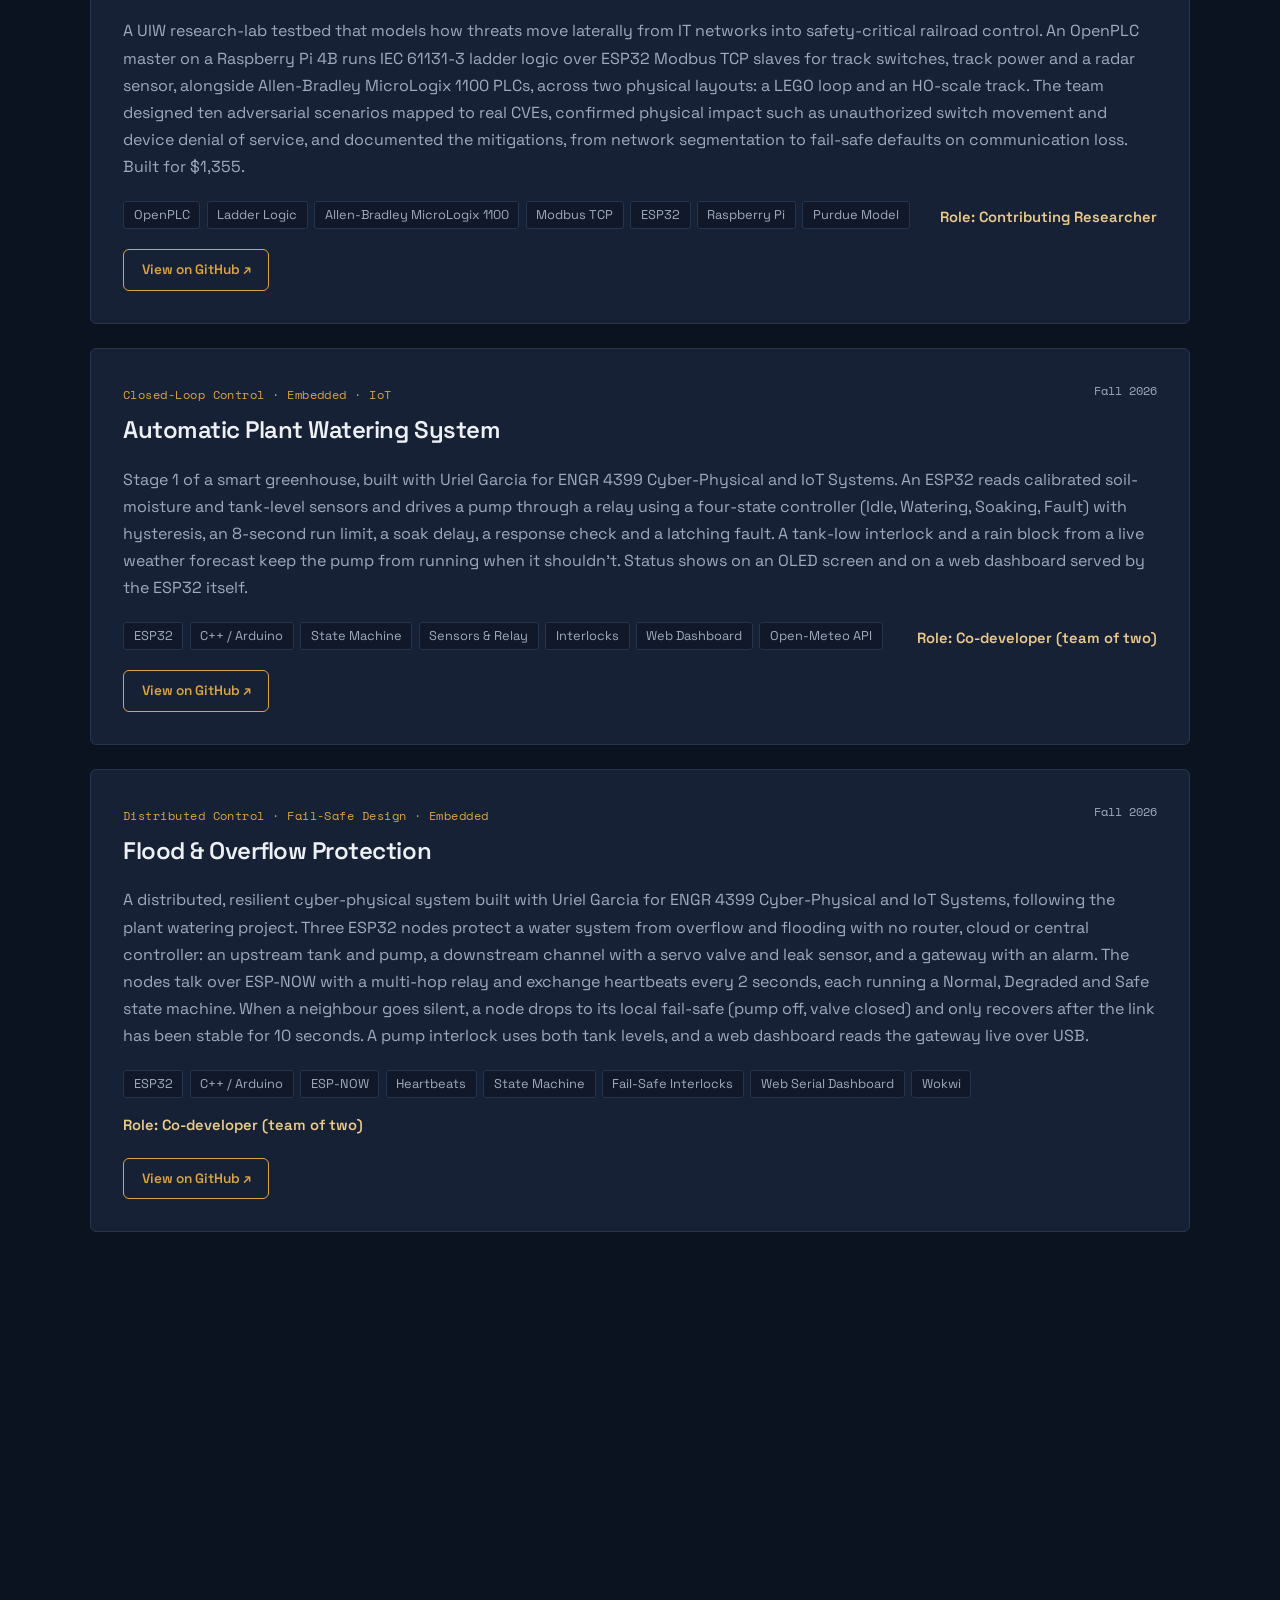
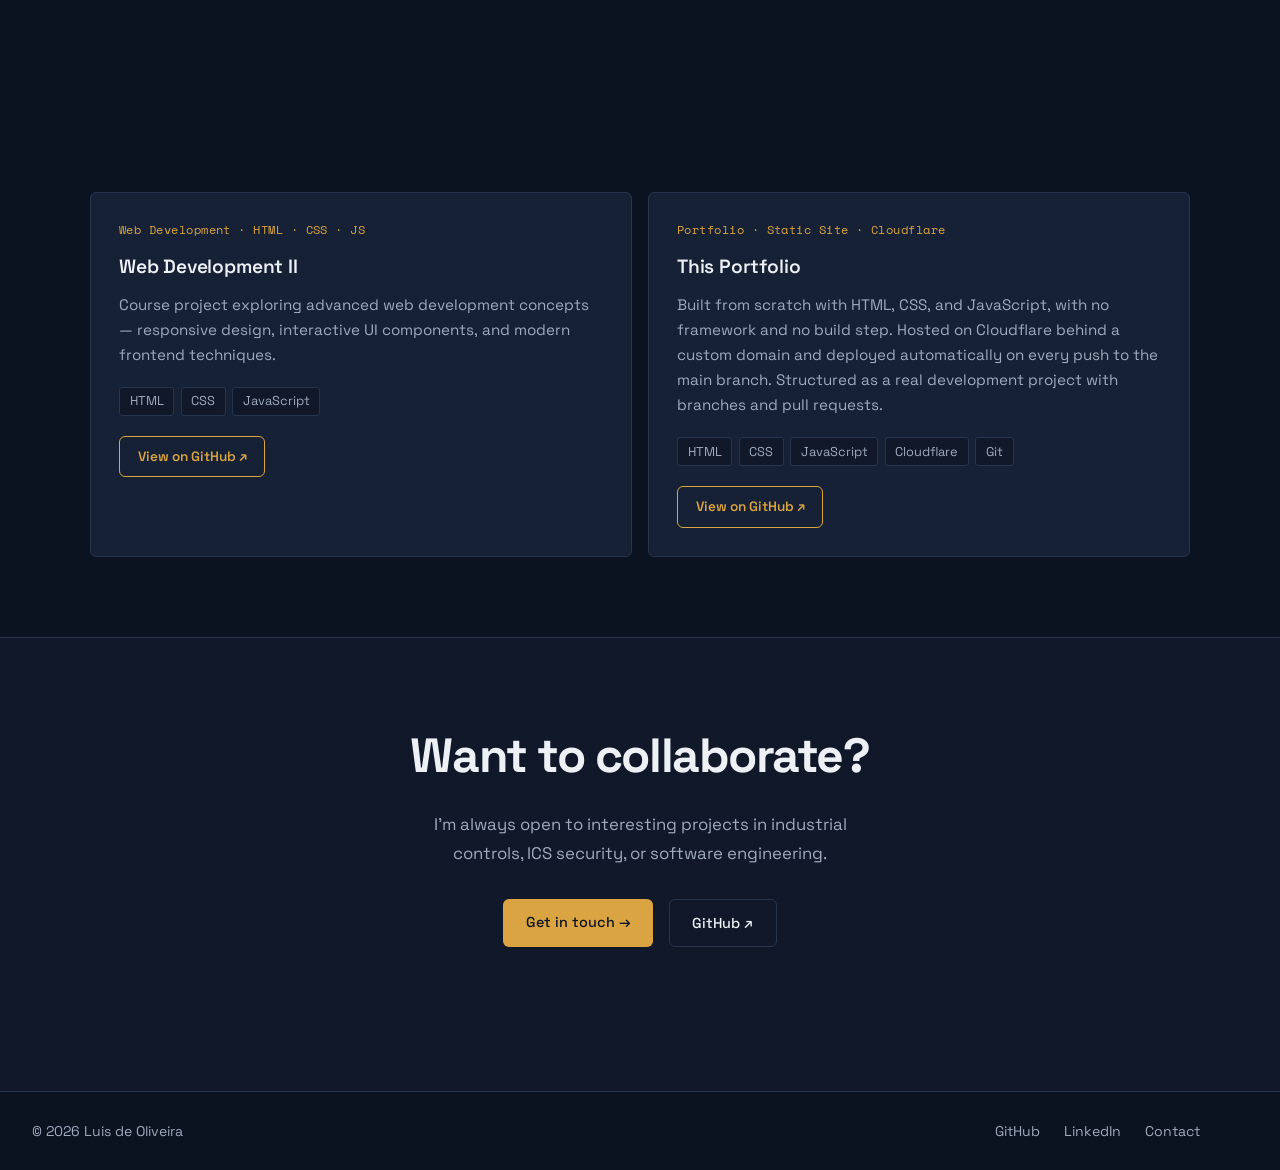
<file: pages/projects.html>
<!DOCTYPE html>
<html lang="en">
<head>
  <meta charset="UTF-8" />
  <meta name="viewport" content="width=device-width, initial-scale=1.0" />
  <meta name="description" content="Projects by Luis de Oliveira: CyberCity smart-campus control testbed, Project RAILROAD, ESP32 plant watering and flood protection controllers, UIW CloudGate and more." />
  <link rel="canonical" href="https://www.lfoliveira.com/pages/projects" />
  <meta property="og:type" content="website" />
  <meta property="og:title" content="Luis de Oliveira — Projects" />
  <meta property="og:description" content="Projects by Luis de Oliveira: CyberCity smart-campus control testbed, Project RAILROAD, ESP32 plant watering and flood protection controllers, UIW CloudGate and more." />
  <meta property="og:url" content="https://www.lfoliveira.com/pages/projects" />
  <meta property="og:image" content="https://www.lfoliveira.com/assets/images/hero-bg.jpg" />
  <meta name="twitter:card" content="summary_large_image" />
  <title>Luis de Oliveira — Projects</title>
  <link rel="preconnect" href="https://fonts.googleapis.com">
  <link rel="preconnect" href="https://fonts.gstatic.com" crossorigin>
  <link href="https://fonts.googleapis.com/css2?family=Space+Grotesk:wght@300;400;500;700&family=Space+Mono:wght@400;700&display=swap" rel="stylesheet">
  <link rel="stylesheet" href="../styles/main.css" />
  <link rel="icon" href="../assets/icons/favicon.ico" sizes="any">
  <link rel="icon" type="image/png" sizes="32x32" href="../assets/icons/favicon-32x32.png">
  <link rel="icon" type="image/png" sizes="16x16" href="../assets/icons/favicon-16x16.png">
  <link rel="apple-touch-icon" href="../assets/icons/apple-touch-icon.png">
  <link rel="icon" type="image/png" sizes="192x192" href="../assets/icons/android-chrome-192x192.png">
</head>
<body>

  <nav class="nav" data-nav></nav>

  <!-- Page Hero -->
  <section class="page-hero page-hero--feature">
    <img class="hero__photo" src="../assets/images/hero-bg.jpg" alt="" aria-hidden="true"
         width="1200" height="1500" decoding="async" />
    <div class="hero__scrim" aria-hidden="true"></div>
    <div class="page-hero__inner">
      <p class="section__eyebrow">Things I've built</p>
      <h1>Projects.</h1>
    </div>
  </section>

  <section class="section">
    <div class="section__inner">

      <!-- Filter chips (behavior in js/main.js → initProjectFilters) -->
      <div class="filters" role="group" aria-label="Filter projects" data-filters>
        <button class="filter-chip" type="button" data-filter="all" aria-pressed="true">All</button>
        <button class="filter-chip" type="button" data-filter="security" aria-pressed="false">Security</button>
        <button class="filter-chip" type="button" data-filter="cloud" aria-pressed="false">Cloud</button>
        <button class="filter-chip" type="button" data-filter="embedded" aria-pressed="false">Controls / ICS</button>
        <button class="filter-chip" type="button" data-filter="software" aria-pressed="false">Software</button>
        <button class="filter-chip" type="button" data-filter="web" aria-pressed="false">Web</button>
      </div>
      <p class="filter-empty" data-filter-empty>No projects in this category yet.</p>

      <!-- Featured -->
      <div class="filter-group">
      <p class="section__eyebrow">Featured</p>
      <h2 class="section__title">Research & Team Projects</h2>
      <div class="projects__list">

        <div class="project__full filter-item" data-cats="security cloud">
          <div class="project__full-header">
            <div>
              <span class="project__type">Cloud Security · IAM · DevSecOps</span>
              <h3>UIW CloudGate</h3>
            </div>
            <span class="project__year">2025–2026</span>
          </div>
          <p>A team-built, production-style cloud security platform spanning 7 domains and 23 services. As Security & Documentation Lead, I designed the IAM architecture using Keycloak (SSO/OIDC), managed secrets via HashiCorp Vault, automated TLS with cert-manager, configured Kubernetes RBAC, and authored all SOP and Wiki.js documentation.</p>
          <div class="project__full-footer">
            <div class="project__stack">
              <span>Keycloak</span><span>HashiCorp Vault</span><span>Kubernetes</span><span>Terraform</span><span>Helm</span><span>cert-manager</span><span>Gitea</span><span>Wiki.js</span>
            </div>
            <span class="project__role">Role: Security & Documentation Lead</span>
          </div>
        </div>

        <div class="project__full filter-item" data-cats="security embedded">
          <div class="project__full-header">
            <div>
              <span class="project__type">Controls · PLC & SCADA · ICS Security</span>
              <h3>CyberCity</h3>
            </div>
            <span class="project__year">Aug – Dec 2026</span>
          </div>
          <p>My solo senior design project (Automated Cyber-Physical Campus System Design): a 3D-printed smart-campus control system and security testbed spanning two buildings, BSH and Founder's Hall. Eight ESP32 field nodes run an elevator, an HVAC unit, fire alarms, access doors and power boxes as Modbus TCP slaves. Each node is controlled by its own OpenPLC runtime in a Docker container, and one Ignition 8.3 gateway supervises all eight PLCs with a Perspective campus-map HMI, heartbeat-based node health, alarming, and cross-system cascade rules, such as a fire-alarm pull station cutting power to the elevator. The layout follows the Purdue Model, and a Kali node on the same network drives the Modbus attack and defence scenarios.</p>
          <div class="project__full-footer">
            <div class="project__stack">
              <span>OpenPLC</span><span>Ladder Logic</span><span>Ignition SCADA</span><span>Modbus TCP</span><span>ESP32</span><span>Docker</span><span>Proxmox</span><span>Kali Linux</span>
            </div>
            <span class="project__role">Role: Sole Designer & Builder</span>
          </div>
          <div class="project__actions">
            <a href="https://github.com/lfoliveira08/CyberCity" target="_blank" rel="noopener" class="btn btn--ghost btn--sm">View on GitHub ↗</a>
          </div>
        </div>

        <div class="project__full filter-item" data-cats="security embedded">
          <div class="project__full-header">
            <div>
              <span class="project__type">Railroad Signaling & Switching · PLC Control · IT/OT Threat Modeling</span>
              <h3>Project RAILROAD</h3>
            </div>
            <span class="project__year">2025–2026</span>
          </div>
          <p>A UIW research-lab testbed that models how threats move laterally from IT networks into safety-critical railroad control. An OpenPLC master on a Raspberry Pi 4B runs IEC 61131-3 ladder logic over ESP32 Modbus TCP slaves for track switches, track power and a radar sensor, alongside Allen-Bradley MicroLogix 1100 PLCs, across two physical layouts: a LEGO loop and an HO-scale track. The team designed ten adversarial scenarios mapped to real CVEs, confirmed physical impact such as unauthorized switch movement and device denial of service, and documented the mitigations, from network segmentation to fail-safe defaults on communication loss. Built for $1,355.</p>
          <div class="project__full-footer">
            <div class="project__stack">
              <span>OpenPLC</span><span>Ladder Logic</span><span>Allen-Bradley MicroLogix 1100</span><span>Modbus TCP</span><span>ESP32</span><span>Raspberry Pi</span><span>Purdue Model</span>
            </div>
            <span class="project__role">Role: Contributing Researcher</span>
          </div>
          <div class="project__actions">
            <a href="https://github.com/lfoliveira08/Project-RAILROAD" target="_blank" rel="noopener" class="btn btn--ghost btn--sm">View on GitHub ↗</a>
          </div>
        </div>

        <div class="project__full filter-item" data-cats="embedded software">
          <div class="project__full-header">
            <div>
              <span class="project__type">Closed-Loop Control · Embedded · IoT</span>
              <h3>Automatic Plant Watering System</h3>
            </div>
            <span class="project__year">Fall 2026</span>
          </div>
          <p>Stage 1 of a smart greenhouse, built with Uriel Garcia for ENGR 4399 Cyber-Physical and IoT Systems. An ESP32 reads calibrated soil-moisture and tank-level sensors and drives a pump through a relay using a four-state controller (Idle, Watering, Soaking, Fault) with hysteresis, an 8-second run limit, a soak delay, a response check and a latching fault. A tank-low interlock and a rain block from a live weather forecast keep the pump from running when it shouldn't. Status shows on an OLED screen and on a web dashboard served by the ESP32 itself.</p>
          <div class="project__full-footer">
            <div class="project__stack">
              <span>ESP32</span><span>C++ / Arduino</span><span>State Machine</span><span>Sensors & Relay</span><span>Interlocks</span><span>Web Dashboard</span><span>Open-Meteo API</span>
            </div>
            <span class="project__role">Role: Co-developer (team of two)</span>
          </div>
          <div class="project__actions">
            <a href="https://github.com/lfoliveira08/plant-watering-esp32" target="_blank" rel="noopener" class="btn btn--ghost btn--sm">View on GitHub ↗</a>
          </div>
        </div>

        <div class="project__full filter-item" data-cats="embedded software">
          <div class="project__full-header">
            <div>
              <span class="project__type">Distributed Control · Fail-Safe Design · Embedded</span>
              <h3>Flood & Overflow Protection</h3>
            </div>
            <span class="project__year">Fall 2026</span>
          </div>
          <p>A distributed, resilient cyber-physical system built with Uriel Garcia for ENGR 4399 Cyber-Physical and IoT Systems, following the plant watering project. Three ESP32 nodes protect a water system from overflow and flooding with no router, cloud or central controller: an upstream tank and pump, a downstream channel with a servo valve and leak sensor, and a gateway with an alarm. The nodes talk over ESP-NOW with a multi-hop relay and exchange heartbeats every 2 seconds, each running a Normal, Degraded and Safe state machine. When a neighbour goes silent, a node drops to its local fail-safe (pump off, valve closed) and only recovers after the link has been stable for 10 seconds. A pump interlock uses both tank levels, and a web dashboard reads the gateway live over USB.</p>
          <div class="project__full-footer">
            <div class="project__stack">
              <span>ESP32</span><span>C++ / Arduino</span><span>ESP-NOW</span><span>Heartbeats</span><span>State Machine</span><span>Fail-Safe Interlocks</span><span>Web Serial Dashboard</span><span>Wokwi</span>
            </div>
            <span class="project__role">Role: Co-developer (team of two)</span>
          </div>
          <div class="project__actions">
            <a href="https://github.com/lfoliveira08/Flood-Overflow-Protection-A-Distributed-Resilient-Cyber-Physical-System" target="_blank" rel="noopener" class="btn btn--ghost btn--sm">View on GitHub ↗</a>
          </div>
        </div>

      </div>
      </div>

      <!-- Solo -->
      <div class="filter-group" style="margin-top: 4rem;">
      <p class="section__eyebrow">Solo</p>
      <h2 class="section__title">Personal Projects</h2>
      <div class="projects__grid--full">

        <div class="project__card filter-item" data-cats="security software">
          <div class="project__header">
            <span class="project__type">Blockchain · C# · .NET</span>
          </div>
          <h3>Blockchain API</h3>
          <p>A functional blockchain API simulating immutable ledgers with cryptographic hashing and full chain validation. Built solo from architecture through implementation — covering hashing logic, chain integrity checks, and API design.</p>
          <div class="project__stack">
            <span>C#</span><span>.NET Framework</span><span>Cryptographic Hashing</span><span>REST API</span>
          </div>
          <div class="project__actions">
            <a href="https://github.com/lfoliveira08/CIS-3353-LO-NS_BlockchainAPI" target="_blank" rel="noopener" class="btn btn--ghost btn--sm">View on GitHub ↗</a>
          </div>
        </div>

        <div class="project__card filter-item" data-cats="security software">
          <div class="project__header">
            <span class="project__type">Security Tool · Desktop · C#</span>
          </div>
          <h3>Secure Password Generator</h3>
          <p>A desktop application generating strong, randomized credentials with user-defined complexity rules. Built with a focus on clean UI and solid algorithm logic for enforcing password strength requirements.</p>
          <div class="project__stack">
            <span>C#</span><span>Windows Forms</span><span>Security Algorithms</span>
          </div>
          <div class="project__actions">
            <a href="https://github.com/lfoliveira08/Password-Generator" target="_blank" rel="noopener" class="btn btn--ghost btn--sm">View on GitHub ↗</a>
          </div>
        </div>

        <div class="project__card filter-item" data-cats="software web">
          <div class="project__header">
            <span class="project__type">Web Development · HTML · CSS · JS</span>
          </div>
          <h3>Web Development II</h3>
          <p>Course project exploring advanced web development concepts — responsive design, interactive UI components, and modern frontend techniques.</p>
          <div class="project__stack">
            <span>HTML</span><span>CSS</span><span>JavaScript</span>
          </div>
          <div class="project__actions">
            <a href="https://github.com/lfoliveira08/Web-Development-II" target="_blank" rel="noopener" class="btn btn--ghost btn--sm">View on GitHub ↗</a>
          </div>
        </div>

        <div class="project__card filter-item" data-cats="web">
          <div class="project__header">
            <span class="project__type">Portfolio · Static Site · Cloudflare</span>
          </div>
          <h3>This Portfolio</h3>
          <p>Built from scratch with HTML, CSS, and JavaScript, with no framework and no build step. Hosted on Cloudflare behind a custom domain and deployed automatically on every push to the main branch. Structured as a real development project with branches and pull requests.</p>
          <div class="project__stack">
            <span>HTML</span><span>CSS</span><span>JavaScript</span><span>Cloudflare</span><span>Git</span>
          </div>
          <div class="project__actions">
            <a href="https://github.com/lfoliveira08/Portfolio" target="_blank" rel="noopener" class="btn btn--ghost btn--sm">View on GitHub ↗</a>
          </div>
        </div>

      </div>
      </div>
    </div>
  </section>

  <section class="section section--cta">
    <div class="section__inner section__inner--center">
      <h2>Want to collaborate?</h2>
      <p>I'm always open to interesting projects in industrial controls, ICS security, or software engineering.</p>
      <div class="hero__cta">
        <a href="contact.html" class="btn btn--primary">Get in touch →</a>
        <a href="https://github.com/lfoliveira08" target="_blank" rel="noopener" class="btn btn--ghost">GitHub ↗</a>
      </div>
    </div>
  </section>

  <footer class="footer" data-footer></footer>

  <script src="../js/partials.js"></script>
  <script>
    renderNav('../', 'pages/projects.html');
    renderFooter();
  </script>
  <script src="../js/main.js"></script>
</body>
</html>
</file>
<file: styles/main.css>
/* =====================
   CSS Custom Properties
   ===================== */
:root {
  /* Deep navy with a gold accent. Dark is the default;
     [data-theme="light"] below flips to the light version (toggle lives
     in the nav). --accent2 is a quieter companion to the accent.
     --hero-filter shifts the orange hero artwork to the accent's gold. */
  color-scheme: dark;
  --bg:        #0B1220;
  --bg-alt:    #101829;
  --surface:   #172135;
  --border:    #27344D;
  --text:      #EDF0F5;
  --muted:     #9FAABD;
  --accent:    #D9A441;   /* gold */
  --accent2:   #EBCB8B;   /* pale gold */
  --accent-hover: #E6B95F;
  --on-accent: #0B1220;
  --nav-bg:    rgba(11, 18, 32, 0.88);
  --hero-filter: hue-rotate(14deg) saturate(0.92);
  --blob-blend: screen;
  --blob-opacity: 1;
  --font-main: 'Space Grotesk', system-ui, sans-serif;
  --font-mono: 'Space Mono', monospace;
  --max:       1100px;
  --radius:    6px;
}
:root[data-theme="light"] {
  color-scheme: light;
  --bg:        #F7F8FA;
  --bg-alt:    #EEF0F4;
  --surface:   #FFFFFF;
  --border:    #D6DAE2;
  --text:      #131B2B;
  --muted:     #525C6E;
  --accent:    #1D3461;
  --accent2:   #7A5600;
  --accent-hover: #2A4A85;
  --on-accent: #FFFFFF;
  --nav-bg:    rgba(247, 248, 250, 0.9);
  --blob-blend: multiply;
  --blob-opacity: 0.55;
}

/* =====================
   Reset & Base
   ===================== */
*, *::before, *::after { box-sizing: border-box; margin: 0; padding: 0; }
html { scroll-behavior: smooth; }
body {
  background: var(--bg);
  color: var(--text);
  font-family: var(--font-main);
  line-height: 1.6;
  font-size: 1rem;
}
a { color: inherit; text-decoration: none; }
img { display: block; max-width: 100%; }

/* =====================
   Ambient Background (site-wide, vanilla adaptation of React Bits'
   Aurora/Silk backgrounds — see design/motion-design-decisions.md).
   Injected once per page by initAmbientBackground() in js/partials.js,
   so every page gets it with no per-page HTML changes. Fixed + z-index:-1
   so it sits behind the body background and any section that sets its
   own opaque background, but shows through the transparent gaps (hero,
   section padding) — that's what turns the flat --bg into something
   that feels alive without competing with the content.
   ===================== */
.ambient-bg {
  position: fixed;
  inset: 0;
  overflow: hidden;
  z-index: -1;
  pointer-events: none;
}
.ambient-bg__blob {
  position: absolute;
  border-radius: 50%;
  filter: blur(110px);
  opacity: calc(0.16 * var(--blob-opacity));
  mix-blend-mode: var(--blob-blend);
  will-change: transform;
}
.ambient-bg__blob--a {
  width: 46vmax;
  height: 46vmax;
  top: -14vmax;
  left: -10vmax;
  background: var(--accent);
  animation: ambientDriftA 34s ease-in-out infinite alternate;
}
.ambient-bg__blob--b {
  width: 40vmax;
  height: 40vmax;
  bottom: -16vmax;
  right: -8vmax;
  background: var(--accent2);
  animation: ambientDriftB 40s ease-in-out infinite alternate;
}
.ambient-bg__blob--c {
  width: 32vmax;
  height: 32vmax;
  top: 30vh;
  left: 55vw;
  background: var(--accent);
  opacity: calc(0.1 * var(--blob-opacity));
  animation: ambientDriftC 46s ease-in-out infinite alternate;
}
@keyframes ambientDriftA {
  0%   { transform: translate(0, 0) scale(1); }
  100% { transform: translate(6vmax, 8vmax) scale(1.12); }
}
@keyframes ambientDriftB {
  0%   { transform: translate(0, 0) scale(1); }
  100% { transform: translate(-7vmax, -5vmax) scale(1.08); }
}
@keyframes ambientDriftC {
  0%   { transform: translate(0, 0) scale(1); }
  100% { transform: translate(-5vmax, 6vmax) scale(0.92); }
}
@media (prefers-reduced-motion: reduce) {
  .ambient-bg__blob { animation: none; }
}

/* =====================
   Navigation
   ===================== */
.nav {
  display: flex;
  align-items: center;
  gap: 2rem;
  padding: 1.25rem 2rem;
  border-bottom: 1px solid var(--border);
  position: sticky;
  top: 0;
  background: var(--nav-bg);
  backdrop-filter: blur(12px);
  z-index: 100;
}
.nav__logo {
  font-weight: 700;
  font-size: 1rem;
  letter-spacing: -0.02em;
  margin-right: auto;
  color: var(--text);
}
.nav__links {
  list-style: none;
  display: flex;
  gap: 1.75rem;
}
.nav__links a {
  color: var(--muted);
  font-size: 0.9rem;
  transition: color 0.15s;
}
.nav__links a:hover,
.nav__links a.active { color: var(--text); }
.nav__socials {
  display: flex;
  gap: 1rem;
  border-left: 1px solid var(--border);
  padding-left: 1.5rem;
}
.nav__socials a {
  color: var(--muted);
  font-size: 0.85rem;
  font-family: var(--font-mono);
  transition: color 0.15s;
}
.nav__socials a:hover { color: var(--accent); }

/* "Flowing Menu" hover — vanilla adaptation, see design doc.
   The fill sweeps in from the edge the cursor entered (set as
   --flow-origin by initNavFlow() in js/partials.js). */
.nav__links a.nav-flow {
  position: relative;
  overflow: hidden;
  padding: 0.3rem 0.55rem;
  margin: -0.3rem -0.55rem;
  border-radius: 4px;
  isolation: isolate;
}
.nav-flow__fill {
  position: absolute;
  inset: 0;
  background: var(--accent);
  opacity: 0.14;
  border-radius: 4px;
  transform: scaleX(0);
  transform-origin: var(--flow-origin, left);
  transition: transform 0.35s cubic-bezier(0.22, 0.68, 0, 1.01);
  z-index: -1;
}
.nav-flow:hover .nav-flow__fill,
.nav-flow.active .nav-flow__fill {
  transform: scaleX(1);
}
.nav-flow__label { position: relative; z-index: 1; }

/* =====================
   Hero
   ===================== */
.hero {
  padding: 7rem 2rem 5rem;
  max-width: var(--max);
  margin: 0 auto;
}
.hero__inner {
  display: grid;
  grid-template-columns: 1fr auto;
  gap: 3.5rem;
  align-items: center;
  margin-bottom: 4rem;
}
.hero__portrait {
  position: relative;
  justify-self: end;
}
.hero__portrait-img {
  width: 260px;
  height: 325px;
  object-fit: cover;
  border-radius: var(--radius);
  border: 1px solid var(--border);
}
.hero__portrait .shape-blur {
  width: 340px;
  height: 340px;
  opacity: 0.22;
}
.hero__tag {
  font-family: var(--font-mono);
  font-size: 0.8rem;
  color: var(--accent);
  letter-spacing: 0.05em;
  margin-bottom: 1.5rem;
}
.hero__title {
  font-size: clamp(3rem, 7vw, 5.5rem);
  font-weight: 700;
  line-height: 1.05;
  letter-spacing: -0.03em;
  margin-bottom: 1.5rem;
}
.hero__sub {
  font-size: 1.2rem;
  color: var(--muted);
  max-width: 520px;
  margin-bottom: 2.5rem;
  line-height: 1.7;
}
.hero__cta {
  display: flex;
  gap: 1rem;
  flex-wrap: wrap;
  margin-bottom: 4rem;
}
.hero__text .hero__cta { margin-bottom: 0; }
.hero__stats {
  display: flex;
  gap: 3rem;
  padding-top: 3rem;
  border-top: 1px solid var(--border);
  flex-wrap: wrap;
}
.stat__num {
  display: block;
  font-size: 2rem;
  font-weight: 700;
  font-family: var(--font-mono);
  color: var(--accent2);
  line-height: 1;
  margin-bottom: 0.4rem;
}
.stat__label {
  font-size: 0.8rem;
  color: var(--muted);
  line-height: 1.5;
}

/* =====================
   Buttons
   ===================== */
.btn {
  display: inline-block;
  padding: 0.7rem 1.4rem;
  border-radius: var(--radius);
  font-size: 0.9rem;
  font-weight: 500;
  transition: background 0.15s, border-color 0.15s, transform 0.2s;
  cursor: pointer;
  white-space: nowrap;
}
.btn--primary {
  background: var(--accent);
  color: var(--on-accent);
}
.btn--primary:hover { background: var(--accent-hover); transform: translateY(-2px); }
.btn:active { transform: translateY(0); }
.btn--ghost {
  border: 1px solid var(--border);
  color: var(--text);
}
.btn--ghost:hover {
  border-color: var(--muted);
  background: var(--surface);
}

/* =====================
   Sections
   ===================== */
.section { padding: 5rem 2rem; }
.section--alt { background: var(--bg-alt); }
.section__inner {
  max-width: var(--max);
  margin: 0 auto;
}
.section__inner--center { text-align: center; }
.section__inner--center .hero__cta { justify-content: center; }
.section__eyebrow {
  font-family: var(--font-mono);
  font-size: 0.75rem;
  color: var(--accent);
  letter-spacing: 0.08em;
  margin-bottom: 0.75rem;
  text-transform: uppercase;
}
.section__title {
  font-size: clamp(1.75rem, 3vw, 2.5rem);
  font-weight: 700;
  letter-spacing: -0.02em;
  margin-bottom: 3rem;
}

/* =====================
   Shape Blur (scoped hover accent — vanilla adaptation, see design doc)
   Kept small and behind a single heading/thumbnail at a time, never
   full-viewport. Reuse .shape-blur-wrap + .shape-blur wherever else a
   small accent like this is wanted.
   ===================== */
.shape-blur-wrap {
  position: relative;
  display: inline-block;
}
.shape-blur {
  position: absolute;
  top: 50%;
  left: 50%;
  width: 260px;
  height: 140px;
  transform: translate(-50%, -50%);
  background: radial-gradient(circle, var(--accent) 0%, var(--accent2) 45%, transparent 72%);
  filter: blur(46px);
  opacity: 0;
  transition: opacity 0.5s ease;
  z-index: -1;
  pointer-events: none;
}
.shape-blur-wrap:hover .shape-blur { opacity: 0.3; }

/* =====================
   Currently Grid
   ===================== */
.current__grid {
  display: grid;
  grid-template-columns: repeat(auto-fill, minmax(280px, 1fr));
  gap: 1px;
  background: var(--border);
  border: 1px solid var(--border);
  border-radius: var(--radius);
  overflow: hidden;
}
.current__item {
  background: var(--bg);
  padding: 1.75rem;
}
.current__item--active { background: var(--surface); }
.current__status {
  font-family: var(--font-mono);
  font-size: 0.7rem;
  color: var(--accent2);
  text-transform: uppercase;
  letter-spacing: 0.08em;
  display: block;
  margin-bottom: 0.75rem;
}
.current__item h3 {
  font-size: 1.1rem;
  font-weight: 600;
  margin-bottom: 0.6rem;
  letter-spacing: -0.01em;
}
.current__item p {
  font-size: 0.88rem;
  color: var(--muted);
  line-height: 1.65;
  margin-bottom: 1rem;
}
.current__tags {
  display: flex;
  flex-wrap: wrap;
  gap: 0.4rem;
}
.current__tags span {
  font-size: 0.72rem;
  font-family: var(--font-mono);
  background: var(--bg-alt);
  border: 1px solid var(--border);
  padding: 0.2rem 0.5rem;
  border-radius: 3px;
  color: var(--muted);
}

/* =====================
   Projects Grid
   ===================== */
.projects__grid {
  display: grid;
  grid-template-columns: 1fr 1fr;
  gap: 1rem;
  margin-bottom: 2rem;
}
.project__card {
  background: var(--surface);
  border: 1px solid var(--border);
  border-radius: var(--radius);
  padding: 1.75rem;
  transition: border-color 0.15s;
}
.project__card:hover { border-color: var(--muted); }
.project__card--featured {
  grid-column: 1 / -1;
  background: var(--bg);
  border-color: var(--accent);
}
.project__header {
  display: flex;
  justify-content: space-between;
  align-items: flex-start;
  margin-bottom: 0.75rem;
}
.project__type {
  font-family: var(--font-mono);
  font-size: 0.72rem;
  color: var(--accent);
  letter-spacing: 0.04em;
}
.project__link {
  font-size: 0.82rem;
  color: var(--muted);
  transition: color 0.15s;
}
.project__link:hover { color: var(--accent); }

/* Visible GitHub button under each personal project */
.btn--sm { padding: 0.55rem 1.1rem; font-size: 0.85rem; }
.project__actions { margin-top: 1.25rem; }
.project__actions .btn { border-color: var(--accent); color: var(--accent); font-weight: 600; }
.project__actions .btn:hover { background: var(--accent); color: var(--on-accent); border-color: var(--accent); }
.project__card h3 {
  font-size: 1.2rem;
  font-weight: 600;
  letter-spacing: -0.01em;
  margin-bottom: 0.6rem;
}
.project__card p {
  font-size: 0.88rem;
  color: var(--muted);
  line-height: 1.65;
  margin-bottom: 1.25rem;
}
.project__stack {
  display: flex;
  flex-wrap: wrap;
  gap: 0.4rem;
}
.project__stack span {
  font-size: 0.72rem;
  font-family: var(--font-mono);
  background: var(--bg-alt);
  border: 1px solid var(--border);
  padding: 0.2rem 0.6rem;
  border-radius: 3px;
  color: var(--muted);
}
.projects__footer { text-align: center; }

/* =====================
   Skills Grid
   ===================== */
.skills__grid {
  display: grid;
  grid-template-columns: repeat(auto-fill, minmax(220px, 1fr));
  gap: 2rem;
}
.skill__group h4 {
  font-size: 0.78rem;
  font-family: var(--font-mono);
  color: var(--accent2);
  text-transform: uppercase;
  letter-spacing: 0.08em;
  margin-bottom: 0.6rem;
}
.skill__group p {
  font-size: 0.9rem;
  color: var(--muted);
  line-height: 1.7;
}

/* =====================
   CTA Section
   ===================== */
.section--cta {
  background: var(--bg-alt);
  border-top: 1px solid var(--border);
}
.section--cta h2 {
  font-size: clamp(2rem, 4vw, 3rem);
  font-weight: 700;
  letter-spacing: -0.03em;
  margin-bottom: 1rem;
}
.section--cta p {
  color: var(--muted);
  font-size: 1.05rem;
  max-width: 480px;
  margin: 0 auto 2rem;
  line-height: 1.7;
}

/* =====================
   Footer
   ===================== */
.footer {
  text-align: center;
  padding: 1.75rem;
  color: var(--muted);
  font-size: 0.8rem;
  font-family: var(--font-mono);
  border-top: 1px solid var(--border);
}

/* =====================
   Responsive
   ===================== */
@media (max-width: 768px) {
  .nav__socials { display: none; }
  .nav__links { gap: 1rem; }
  .projects__grid { grid-template-columns: 1fr; }
  .project__card--featured { grid-column: 1; }
  .hero__stats { gap: 2rem; }
  .hero__inner { grid-template-columns: 1fr; gap: 2rem; }
  .hero__portrait { justify-self: start; order: -1; }
  .hero__portrait-img { width: 160px; height: 200px; }
  .hero__portrait .shape-blur { width: 220px; height: 220px; }
}

/* =====================
   Page Hero
   ===================== */
.page-hero {
  border-bottom: 1px solid var(--border);
  padding: 5rem 2rem 4rem;
}
.page-hero__inner {
  max-width: var(--max);
  margin: 0 auto;
}
.page-hero h1 {
  font-size: clamp(2.5rem, 6vw, 4.5rem);
  font-weight: 700;
  letter-spacing: -0.03em;
  margin-bottom: 1rem;
  line-height: 1.05;
}

/* =====================
   Two Column Layout
   ===================== */
.section__inner--two-col {
  display: grid;
  grid-template-columns: 1fr 340px;
  gap: 4rem;
  align-items: start;
}
.about__text p {
  color: var(--muted);
  line-height: 1.8;
  margin-bottom: 1.25rem;
  font-size: 1rem;
}
.about__text strong { color: var(--text); font-weight: 600; }
.about__facts { display: flex; flex-direction: column; gap: 0.5rem; }
.fact__card {
  background: var(--surface);
  border: 1px solid var(--border);
  border-radius: var(--radius);
  padding: 0.75rem 1rem;
  display: flex;
  flex-direction: column;
  gap: 0.15rem;
}
.fact__label {
  font-family: var(--font-mono);
  font-size: 0.7rem;
  color: var(--accent);
  text-transform: uppercase;
  letter-spacing: 0.06em;
}
.fact__value { font-size: 0.88rem; color: var(--text); font-weight: 500; }

/* =====================
   Honors Grid
   ===================== */
.honors__grid {
  display: grid;
  grid-template-columns: repeat(auto-fill, minmax(200px, 1fr));
  gap: 1rem;
}
.honor__item {
  background: var(--bg);
  border: 1px solid var(--border);
  border-radius: var(--radius);
  padding: 1.5rem;
  text-align: center;
}
.honor__icon { font-size: 1.75rem; display: block; margin-bottom: 0.75rem; }
.honor__item h4 { font-size: 0.95rem; font-weight: 600; margin-bottom: 0.3rem; }
.honor__item p { font-size: 0.8rem; color: var(--muted); }

/* =====================
   Timeline
   ===================== */
.timeline { display: flex; flex-direction: column; gap: 0; }
.timeline__item {
  border-left: 1px solid var(--border);
  padding: 0 0 3rem 2rem;
  position: relative;
}
.timeline__item::before {
  content: '';
  width: 8px;
  height: 8px;
  background: var(--accent);
  border-radius: 50%;
  position: absolute;
  left: -4.5px;
  top: 6px;
}
.timeline__item:last-child { border-left-color: transparent; }
.timeline__meta {
  display: flex;
  justify-content: space-between;
  align-items: center;
  margin-bottom: 0.4rem;
  flex-wrap: wrap;
  gap: 0.5rem;
}
.timeline__org {
  font-family: var(--font-mono);
  font-size: 0.78rem;
  color: var(--accent2);
  font-weight: 600;
}
.timeline__date {
  font-family: var(--font-mono);
  font-size: 0.75rem;
  color: var(--muted);
}
.timeline__role {
  font-size: 1.1rem;
  font-weight: 600;
  letter-spacing: -0.01em;
  margin-bottom: 0.25rem;
  display: flex;
  align-items: center;
  gap: 0.5rem;
  flex-wrap: wrap;
}
.timeline__badge {
  font-family: var(--font-mono);
  font-size: 0.68rem;
  background: var(--surface);
  border: 1px solid var(--border);
  color: var(--muted);
  padding: 0.15rem 0.5rem;
  border-radius: 3px;
  font-weight: 400;
}
.timeline__location {
  font-size: 0.82rem;
  color: var(--muted);
  margin-bottom: 0.75rem;
}
.timeline__bullets {
  list-style: none;
  padding: 0;
  margin-bottom: 1rem;
}
.timeline__bullets li {
  font-size: 0.9rem;
  color: var(--muted);
  line-height: 1.65;
  padding-left: 1rem;
  position: relative;
  margin-bottom: 0.3rem;
}
.timeline__bullets li::before {
  content: '–';
  position: absolute;
  left: 0;
  color: var(--accent);
}
.timeline__tags {
  display: flex;
  flex-wrap: wrap;
  gap: 0.4rem;
}
.timeline__tags span {
  font-size: 0.72rem;
  font-family: var(--font-mono);
  background: var(--bg-alt);
  border: 1px solid var(--border);
  padding: 0.2rem 0.6rem;
  border-radius: 3px;
  color: var(--muted);
}

/* =====================
   Projects Full List
   ===================== */
.projects__list { display: flex; flex-direction: column; gap: 1.5rem; margin-bottom: 1rem; }
.project__full {
  background: var(--surface);
  border: 1px solid var(--accent);
  border-radius: var(--radius);
  padding: 2rem;
}
.project__full-header {
  display: flex;
  justify-content: space-between;
  align-items: flex-start;
  margin-bottom: 1rem;
  gap: 1rem;
}
.project__full-header h3 {
  font-size: 1.3rem;
  font-weight: 600;
  letter-spacing: -0.02em;
  margin-top: 0.3rem;
}
.project__year {
  font-family: var(--font-mono);
  font-size: 0.78rem;
  color: var(--muted);
  white-space: nowrap;
}
.project__full p {
  font-size: 0.92rem;
  color: var(--muted);
  line-height: 1.7;
  margin-bottom: 1.25rem;
}
.project__full-footer {
  display: flex;
  justify-content: space-between;
  align-items: flex-end;
  flex-wrap: wrap;
  gap: 1rem;
}
.project__role {
  font-family: var(--font-mono);
  font-size: 0.75rem;
  color: var(--accent2);
}
.projects__grid--full {
  display: grid;
  grid-template-columns: repeat(auto-fill, minmax(280px, 1fr));
  gap: 1rem;
}

/* =====================
   Responsive additions
   ===================== */
@media (max-width: 768px) {
  .section__inner--two-col { grid-template-columns: 1fr; gap: 2rem; }
  .project__full-header { flex-direction: column; }
  .project__full-footer { flex-direction: column; }
}


/* =====================
   Theme + interactivity (added Oct 2026)
   ===================== */
body { transition: background-color 0.3s, color 0.3s; }

/* Theme toggle (rendered into the nav by partials.js) */
.theme-toggle {
  width: 34px; height: 34px;
  border-radius: 50%;
  border: 1px solid var(--border);
  background: transparent;
  color: var(--muted);
  cursor: pointer;
  display: grid; place-items: center;
  font-size: 1rem; line-height: 1;
  transition: color 0.15s, border-color 0.15s, transform 0.3s;
}
.theme-toggle:hover { color: var(--accent); border-color: var(--accent); transform: rotate(20deg); }
.theme-toggle:focus-visible, .filter-chip:focus-visible, .to-top:focus-visible {
  outline: 2px solid var(--accent); outline-offset: 2px;
}

/* Scroll progress bar */
.scroll-progress {
  position: fixed; top: 0; left: 0; height: 3px; width: 100%;
  background: linear-gradient(90deg, var(--accent), var(--accent2));
  transform: scaleX(0); transform-origin: left;
  z-index: 200; pointer-events: none;
}

/* Scroll reveal — only hidden when JS is running (html.js) */
.js .reveal {
  opacity: 0;
  transform: translateY(22px);
  transition: opacity 0.7s ease, transform 0.7s cubic-bezier(0.22, 0.68, 0, 1);
  transition-delay: var(--reveal-delay, 0ms);
}
.js .reveal.is-visible { opacity: 1; transform: none; }

/* Cursor spotlight on cards (quiet "glare hover" — see design doc) */
.spotlight { position: relative; overflow: hidden; }
.spotlight::before {
  content: '';
  position: absolute; inset: 0;
  background: radial-gradient(320px circle at var(--mx, 50%) var(--my, 50%), color-mix(in srgb, var(--accent) 20%, transparent), transparent 70%);
  opacity: 0; transition: opacity 0.3s;
  pointer-events: none;
}
.spotlight:hover::before { opacity: 1; }
.project__card, .project__full, .fact__card, .honor__item {
  transition: border-color 0.2s, transform 0.25s ease, box-shadow 0.25s ease;
}
.project__card:hover, .project__full:hover, .honor__item:hover {
  transform: translateY(-4px);
  box-shadow: 0 14px 30px -18px color-mix(in srgb, var(--accent) 55%, transparent);
}
.fact__card:hover { border-color: var(--accent); transform: translateX(4px); }

/* Portrait tilt */
.hero__portrait-img { transition: transform 0.2s ease-out; will-change: transform; }

/* Stat + skill hovers */
.stat { transition: transform 0.25s; }
.stat:hover { transform: translateY(-3px); }
.stat:hover .stat__num { color: var(--accent); }
.current__tags span, .project__stack span, .timeline__tags span { transition: color 0.15s, border-color 0.15s; }
.current__tags span:hover, .project__stack span:hover, .timeline__tags span:hover { color: var(--accent); border-color: var(--accent); }

/* Project filter chips */
.filters { display: flex; flex-wrap: wrap; gap: 0.5rem; margin-bottom: 2.5rem; }
.filter-chip {
  font-family: var(--font-mono);
  font-size: 0.78rem;
  padding: 0.4rem 0.9rem;
  border-radius: 999px;
  border: 1px solid var(--border);
  background: transparent;
  color: var(--muted);
  cursor: pointer;
  transition: color 0.15s, border-color 0.15s, background 0.15s;
}
.filter-chip:hover { color: var(--text); border-color: var(--muted); }
.filter-chip[aria-pressed="true"] { background: var(--accent); border-color: var(--accent); color: var(--on-accent); }
.filter-item { transition: opacity 0.3s, transform 0.3s; }
.filter-item.is-hidden, .filter-group.is-hidden { display: none; }
.filter-empty { color: var(--muted); font-family: var(--font-mono); font-size: 0.85rem; display: none; }
.filter-empty.is-shown { display: block; }

/* Back to top */
.to-top {
  position: fixed; right: 1.25rem; bottom: 1.25rem;
  width: 42px; height: 42px; border-radius: 50%;
  border: 1px solid var(--border);
  background: var(--surface); color: var(--text);
  cursor: pointer; font-size: 1.1rem;
  opacity: 0; transform: translateY(12px); pointer-events: none;
  transition: opacity 0.25s, transform 0.25s, border-color 0.15s, color 0.15s;
  z-index: 150;
}
.to-top.is-visible { opacity: 1; transform: none; pointer-events: auto; }
.to-top:hover { border-color: var(--accent); color: var(--accent); }

@media (prefers-reduced-motion: reduce) {
  .js .reveal { opacity: 1; transform: none; transition: none; }
  .project__card:hover, .project__full:hover, .honor__item:hover,
  .fact__card:hover, .stat:hover, .btn--primary:hover { transform: none; }
  html { scroll-behavior: auto; }
}

/* Mobile nav: let the links drop to their own row instead of overflowing */
@media (max-width: 768px) {
  .nav { flex-wrap: wrap; padding: 0.9rem 1rem; gap: 0.6rem 1rem; }
  .nav__links { order: 3; width: 100%; justify-content: space-between; gap: 0.5rem; }
  .nav__links a { font-size: 0.85rem; }
}




/* =====================
   Globe section (js/globe.js)
   ===================== */
.globe-section {
  display: grid;
  grid-template-columns: 1fr;
  gap: 3rem;
  align-items: center;
}
.globe-section__canvas canvas {
  display: block;
  width: 100%;
  aspect-ratio: 1;
  max-width: 540px;
  margin: 0 auto;
}
@media (max-width: 768px) {
  .globe-section { grid-template-columns: 1fr; gap: 1.5rem; }
  .globe-section__canvas canvas { margin: 0 auto; }
}

/* =====================================================================
   Feature hero & page headers (added Oct 2026)
   ---------------------------------------------------------------------
   The homepage hero and every page header sit on a slice of
   assets/images/hero-bg.jpg behind a scrim. Added as modifiers
   (.hero--feature, .page-hero--feature) so the base .hero and
   .page-hero rules above are untouched and nothing else shifts.

   The copy reveals using the existing `.js .reveal` system further up
   this file — js/main.js adds those classes — so there is no separate
   stylesheet or script for this. The photo fades in via CSS alone.
   ===================================================================== */
:root { --ease: cubic-bezier(0.2, 0.7, 0.1, 1); }

.hero--feature {
  position: relative;
  max-width: none;
  margin: 0;
  padding: 3rem 2rem 1.5rem;
  min-height: min(88svh, 820px);
  overflow: hidden;
  isolation: isolate;
  display: flex;
  flex-direction: column;
}
.hero--feature .hero__inner {
  position: relative;
  z-index: 3;
  display: flex;
  align-items: center;
  width: 100%;
  max-width: var(--max);
  margin: 0 auto;
  flex: 1;
}
.hero__copy { max-width: 660px; }

.hero__photo {
  filter: var(--hero-filter);
  position: absolute;
  inset: 0;
  z-index: 0;
  width: 100%;
  height: 100%;
  object-fit: cover;
  /* Source art is portrait (4:5); bias the crop to the hand and screen. */
  object-position: 72% center;
  animation: heroPhotoIn 0.7s var(--ease) both;
}
@keyframes heroPhotoIn {
  from { opacity: 0; transform: scale(1.06); }
  to   { opacity: 1; transform: none; }
}

.hero__scrim {
  position: absolute;
  inset: 0;
  z-index: 2;
  pointer-events: none;
  background:
    linear-gradient(90deg, var(--bg) 16%, rgba(0, 0, 0, 0.55) 52%, rgba(0, 0, 0, 0.2) 100%),
    linear-gradient(180deg, rgba(0, 0, 0, 0.3) 0%, rgba(0, 0, 0, 0) 28%, var(--bg) 98%);
}
:root[data-theme="light"] .hero__scrim {
  background:
    linear-gradient(90deg, var(--bg) 16%, rgba(247, 248, 250, 0.72) 52%, rgba(247, 248, 250, 0.3) 100%),
    linear-gradient(180deg, rgba(247, 248, 250, 0.4) 0%, rgba(247, 248, 250, 0) 28%, var(--bg) 98%);
}

.hero__name {
  font-size: 0.95rem;
  font-weight: 500;
  letter-spacing: -0.01em;
  color: var(--text);
  margin-bottom: 0.55rem;
}
.hero__eyebrow {
  display: flex;
  align-items: center;
  gap: 0.75rem;
  font-family: var(--font-mono);
  font-size: 0.7rem;
  letter-spacing: 0.18em;
  text-transform: uppercase;
  color: var(--muted);
  margin-bottom: 1.5rem;
}
.hero__eyebrow::before,
.page-hero--feature .section__eyebrow::before {
  content: "";
  width: 28px;
  height: 1px;
  background: var(--accent);
  flex: none;
}
.hero__headline {
  font-size: clamp(1.85rem, 3.8vw, 3.2rem);
  font-weight: 700;
  line-height: 1.04;
  letter-spacing: -0.03em;
  margin-bottom: 1.2rem;
}
.hero__headline em { font-style: italic; color: var(--accent); }
.hero__lede {
  font-size: 1.05rem;
  color: var(--muted);
  line-height: 1.7;
  max-width: 46ch;
  margin-bottom: 2rem;
}
.hero__actions { display: flex; align-items: center; gap: 1.25rem; flex-wrap: wrap; }
.hero__pill {
  display: inline-flex;
  align-items: center;
  gap: 0.7rem;
  padding: 0.6rem 0.6rem 0.6rem 1.25rem;
  border-radius: 999px;
  background: linear-gradient(100deg, var(--accent) 0%, var(--accent2) 120%);
  color: var(--on-accent);
  font-weight: 500;
  font-size: 0.92rem;
  transition: transform 0.2s var(--ease), filter 0.2s;
}
.hero__pill:hover { transform: translateY(-2px); filter: brightness(1.06); }
.hero__pill-arrow {
  display: grid;
  place-items: center;
  width: 26px;
  height: 26px;
  border-radius: 50%;
  background: var(--on-accent);
  color: var(--accent);
  font-size: 0.8rem;
}
.hero__textlink {
  font-size: 0.9rem;
  color: var(--text);
  border-bottom: 1px solid var(--border);
  padding-bottom: 2px;
  transition: border-color 0.2s;
}
.hero__textlink:hover { border-color: var(--accent); }

/* The stats row lives inside the hero, so it needs the content width
   and to sit above the scrim. */
.hero--feature .hero__stats {
  position: relative;
  z-index: 3;
  width: 100%;
  max-width: var(--max);
  margin: 1.75rem auto 0;
  padding-top: 2rem;
}

/* --- page headers: same language, much quieter --- */
.page-hero--feature {
  position: relative;
  overflow: hidden;
  isolation: isolate;
  min-height: 42svh;
  display: flex;
  align-items: flex-end;
  padding: 7rem 2rem 3rem;
}
.page-hero--feature .page-hero__inner { position: relative; z-index: 3; width: 100%; }
.page-hero--feature .section__eyebrow { display: flex; align-items: center; gap: 0.75rem; }
.page-hero--feature .hero__photo {
  filter: var(--hero-filter);
  /* A different slice than the homepage, so the pages don't read as
     copies of each other. */
  object-position: 42% 38%;
  animation: none;
}
.page-hero--feature .hero__scrim {
  background:
    linear-gradient(90deg, var(--bg) 14%, rgba(0, 0, 0, 0.72) 58%, rgba(0, 0, 0, 0.5) 100%),
    linear-gradient(180deg, rgba(0, 0, 0, 0.55) 0%, rgba(0, 0, 0, 0.3) 45%, var(--bg) 99%);
}
:root[data-theme="light"] .page-hero--feature .hero__scrim {
  background:
    linear-gradient(90deg, var(--bg) 14%, rgba(247, 248, 250, 0.82) 58%, rgba(247, 248, 250, 0.62) 100%),
    linear-gradient(180deg, rgba(247, 248, 250, 0.62) 0%, rgba(247, 248, 250, 0.4) 45%, var(--bg) 99%);
}

@media (max-width: 900px) {
  .hero--feature { min-height: 0; padding: 2rem 1rem 1.25rem; }
  .hero--feature .hero__inner { flex-direction: column; align-items: stretch; }
  .hero__photo { object-position: 60% center; }
  /* Phone: the copy sits directly over the artwork, so the scrim stays
     light at the very top (where the picture reads) and deepens through
     the band the text occupies. */
  .hero__scrim {
    background: linear-gradient(180deg, rgba(0, 0, 0, 0.2) 0%, rgba(0, 0, 0, 0.5) 26%, rgba(0, 0, 0, 0.66) 58%, var(--bg) 95%);
  }
  :root[data-theme="light"] .hero__scrim {
    background: linear-gradient(180deg, rgba(247, 248, 250, 0.35) 0%, rgba(247, 248, 250, 0.68) 26%, rgba(247, 248, 250, 0.82) 58%, var(--bg) 95%);
  }
  .page-hero--feature { min-height: 0; padding: 4.5rem 1rem 2.25rem; }
  .page-hero--feature .hero__photo { object-position: 50% 35%; }
}

@media (prefers-reduced-motion: reduce) {
  .hero__photo { animation: none; }
  .hero__pill:hover { transform: none; }
}

/* --- Hero entrance ---------------------------------------------------
   The copy waits for the photo to settle, then rises in. Without the
   delay it animates at the same instant as the photo fade and the whole
   sequence reads as one pop rather than an arrival.

   `--reveal-delay` is the per-item stagger js/main.js sets (70ms apart).
   It is stretched and pushed back here so the hero alone gets the
   slower, later entrance; every other .reveal on the site is untouched.
   -------------------------------------------------------------------- */
.hero--feature .hero__copy > .reveal {
  transform: translateY(18px);
  filter: blur(6px);
  transition-property: opacity, transform, filter;
  transition-duration: 0.6s;
  transition-timing-function: ease, var(--ease), var(--ease);
  /* photo fade is 0.7s; copy starts at 0.25s so they overlap */
  transition-delay: calc(var(--reveal-delay, 0ms) + 0.25s);
}
.hero--feature .hero__copy > .reveal.is-visible {
  transform: none;
  filter: none;
}

/* The stats row lands last, once the copy has finished. */
.hero--feature .hero__stats.reveal {
  transition-duration: 0.6s;
  transition-delay: 0.6s;
}

@media (prefers-reduced-motion: reduce) {
  .hero--feature .hero__copy > .reveal,
  .hero--feature .hero__stats.reveal {
    transform: none;
    filter: none;
    transition: none;
    transition-delay: 0s;
  }
}

/* =====================
   About portrait (added Nov 2026)
   The photo heads the right-hand column above the fact cards; on phones
   it comes first, before the bio. Square crop biased to the top of the
   frame so it reads as a head-and-shoulders portrait.
   ===================== */
.about__layout {
  grid-template-areas:
    "text portrait"
    "text facts";
  grid-template-rows: auto 1fr;
  row-gap: 1rem;
}
.about__layout .about__text  { grid-area: text; }
.about__layout .about__facts { grid-area: facts; }
.about__portrait {
  grid-area: portrait;
  justify-self: stretch;
  margin: 0;
}
.about__portrait .about__portrait-img {
  width: 100%;
  height: auto;
  aspect-ratio: 1;
  object-fit: cover;
  object-position: center 18%;
}
@media (max-width: 768px) {
  .about__layout {
    grid-template-areas: "portrait" "text" "facts";
    grid-template-rows: auto;
    row-gap: 2rem;
  }
  .about__portrait { justify-self: start; width: min(220px, 60%); }
}

/* =====================
   Layout polish (Nov 2026)
   Grids that used to leave an empty slot now fill their last row, and
   the emoji on the Honors / Contact cards are line icons in the accent.
   ===================== */
.honors__grid { display: flex; flex-wrap: wrap; }
.honors__grid .honor__item { flex: 1 1 170px; }
.honor__icon { display: flex; justify-content: center; }
.honor__icon svg {
  width: 28px; height: 28px;
  fill: none; stroke: var(--accent); stroke-width: 1.6;
  stroke-linecap: round; stroke-linejoin: round;
}
@media (min-width: 769px) {
  .current__grid,
  .projects__grid--full { grid-template-columns: repeat(2, 1fr); }
}

/* =====================
   Type & card system (Nov 2026)
   - Body copy inside cards and lists is larger; --muted is a step
     brighter (dark) / darker (light) for contrast.
   - Space Mono is now reserved for labels, dates and the hero stats.
     Tags, nav socials, badges, filter chips and the footer use the
     main face.
   - Featured project cards no longer all carry the accent border; the
     accent arrives on hover.
   - Skills are chips in two columns, not comma lists.
   ===================== */
.current__item p, .project__card p, .skill__group p { font-size: 0.95rem; }
.project__full p { font-size: 1rem; }
.timeline__bullets li { font-size: 0.97rem; }
.timeline__location, .honor__item p { font-size: 0.88rem; }
.fact__value { font-size: 0.95rem; }

.current__tags span, .project__stack span, .timeline__tags span,
.timeline__badge, .filter-chip, .nav__socials a {
  font-family: var(--font-main);
}
.current__tags span, .project__stack span, .timeline__tags span { font-size: 0.8rem; }
.timeline__badge { font-size: 0.75rem; }
.filter-chip { font-size: 0.88rem; }
.nav__socials a { font-size: 0.9rem; }
.timeline__org, .project__role { font-family: var(--font-main); font-size: 0.92rem; font-weight: 600; }

.project__full { border-color: var(--border); }
.project__full:hover { border-color: var(--accent); }
.project__full-header h3 { font-size: 1.5rem; }

.skills__grid { grid-template-columns: repeat(2, 1fr); gap: 2.25rem 3rem; }
.skill__group h4 { margin-bottom: 0.8rem; }
.skill__tags span { font-size: 0.88rem; color: var(--text); padding: 0.3rem 0.75rem; }
@media (max-width: 768px) { .skills__grid { grid-template-columns: 1fr; } }

.footer {
  display: flex; flex-wrap: wrap; justify-content: space-between; align-items: center;
  gap: 0.75rem 2rem; padding: 1.75rem 5rem 1.75rem 2rem; text-align: left;
  font-family: var(--font-main); font-size: 0.88rem;
}
.footer__links { display: flex; flex-wrap: wrap; gap: 1.5rem; }
.footer__links a { transition: color 0.15s; }
.footer__links a:hover { color: var(--accent); }
</file>
